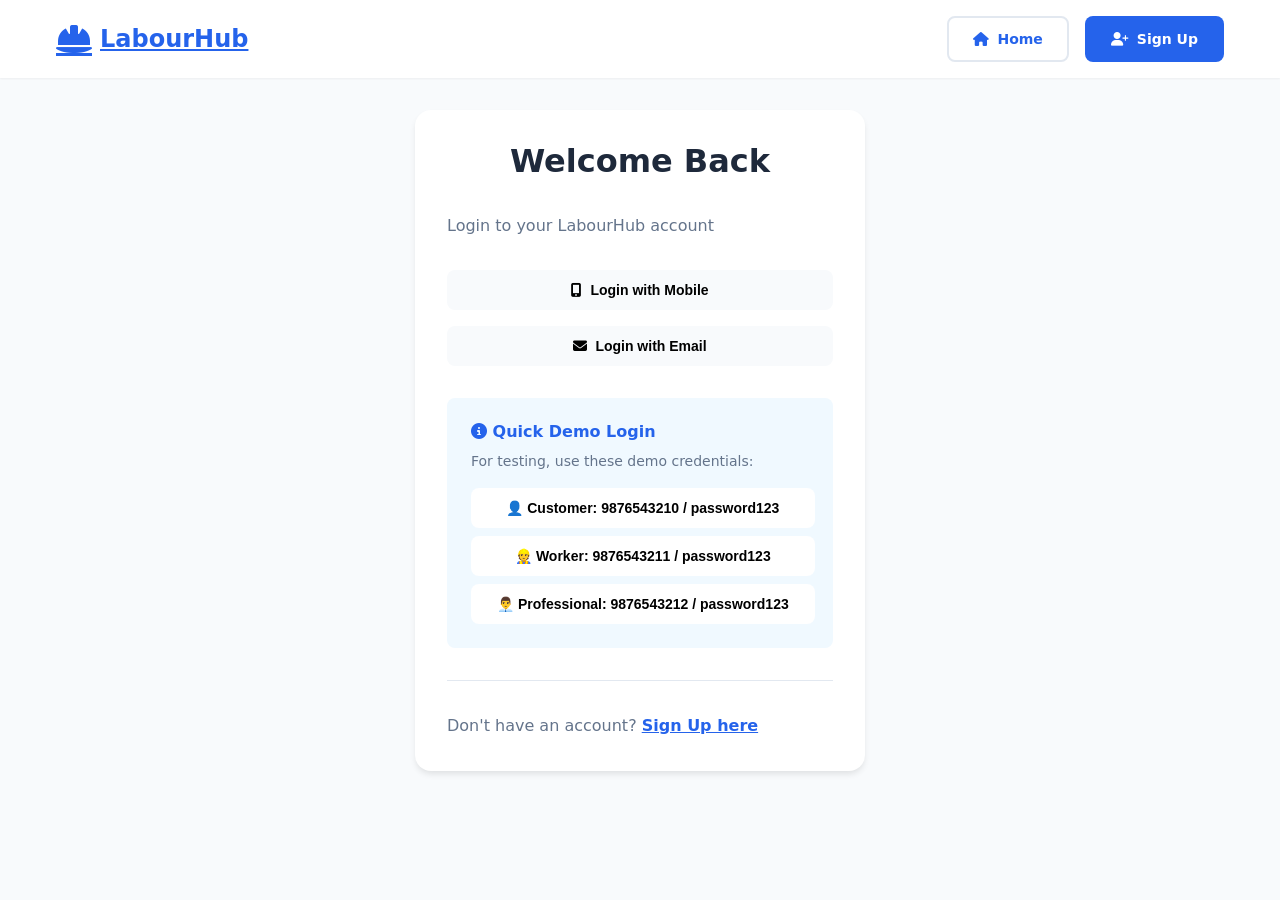
<file: auth/login.html>
<!DOCTYPE html>
<html lang="en">
<head>
    <meta charset="UTF-8">
    <meta name="viewport" content="width=device-width, initial-scale=1.0">
    <title>Login - Labour Hub</title>
    <link rel="stylesheet" href="../style.css">
    <link rel="stylesheet" href="https://cdnjs.cloudflare.com/ajax/libs/font-awesome/6.4.0/css/all.min.css">
</head>
<body>
    <nav class="navbar">
        <div class="nav-container">
            <a href="../index.html" class="logo">
                <i class="fas fa-hard-hat"></i>
                <span>LabourHub</span>
            </a>
            
            <div class="nav-buttons">
                <a href="../index.html" class="btn btn-outline">
                    <i class="fas fa-home"></i> Home
                </a>
                <a href="signup.html" class="btn btn-primary">
                    <i class="fas fa-user-plus"></i> Sign Up
                </a>
            </div>
        </div>
    </nav>

    <main class="container" style="min-height: 80vh; display: flex; align-items: center; justify-content: center;">
        <div class="form-container fade-in" style="max-width: 450px;">
            <h1 class="form-title">Welcome Back</h1>
            <p class="text-center" style="color: var(--text-gray); margin-bottom: 2rem;">
                Login to your LabourHub account
            </p>
            
            <!-- Login Methods -->
            <div class="login-methods" style="margin-bottom: 2rem;">
                <button onclick="showMobileLogin()" 
                        class="btn" 
                        style="width: 100%; margin-bottom: 1rem; background: var(--bg-light);">
                    <i class="fas fa-mobile-alt"></i> Login with Mobile
                </button>
                
                <button onclick="showEmailLogin()" 
                        class="btn" 
                        style="width: 100%; background: var(--bg-light);">
                    <i class="fas fa-envelope"></i> Login with Email
                </button>
            </div>
            
            <!-- Mobile Login Form -->
            <form id="mobileLoginForm" onsubmit="loginWithMobile(event)" style="display: none;">
                <div class="form-group">
                    <label for="loginMobile" class="form-label">
                        Mobile Number - मोबाइल नंबर *
                    </label>
                    <div style="display: flex; gap: 0.5rem;">
                        <div style="flex: 0 0 70px;">
                            <select class="form-control" style="padding: 0.75rem 0.5rem;">
                                <option>+91 IN</option>
                            </select>
                        </div>
                        <div style="flex: 1;">
                            <input type="tel" id="loginMobile" class="form-control" 
                                   placeholder="9876543210" required
                                   pattern="[0-9]{10}" 
                                   title="10 digit mobile number">
                        </div>
                    </div>
                </div>
                
                <div class="form-group">
                    <label for="mobilePassword" class="form-label">
                        Password - पासवर्ड *
                    </label>
                    <input type="password" id="mobilePassword" class="form-control" 
                           placeholder="Enter your password" required>
                </div>
                
                <button type="submit" class="btn btn-primary" style="width: 100%;">
                    <i class="fas fa-sign-in-alt"></i> Login with Mobile
                </button>
            </form>
            
            <!-- Email Login Form -->
            <form id="emailLoginForm" onsubmit="loginWithEmail(event)" style="display: none;">
                <div class="form-group">
                    <label for="loginEmail" class="form-label">
                        Email Address *
                    </label>
                    <input type="email" id="loginEmail" class="form-control" 
                           placeholder="your@email.com" required>
                </div>
                
                <div class="form-group">
                    <label for="emailPassword" class="form-label">
                        Password - पासवर्ड *
                    </label>
                    <input type="password" id="emailPassword" class="form-control" 
                           placeholder="Enter your password" required>
                </div>
                
                <div class="form-group" style="display: flex; justify-content: space-between; align-items: center;">
                    <div class="form-check">
                        <input type="checkbox" id="rememberMe" class="form-check-input">
                        <label for="rememberMe" class="form-check-label">
                            Remember me
                        </label>
                    </div>
                    
                    <a href="#" style="color: var(--primary); font-size: 0.875rem;">
                        Forgot Password?
                    </a>
                </div>
                
                <button type="submit" class="btn btn-primary" style="width: 100%;">
                    <i class="fas fa-sign-in-alt"></i> Login with Email
                </button>
            </form>
            
            <!-- Demo Login Section -->
            <div style="margin: 2rem 0; padding: 1.5rem; background: #f0f9ff; border-radius: var(--radius);">
                <h4 style="color: var(--primary); margin-bottom: 0.5rem;">
                    <i class="fas fa-info-circle"></i> Quick Demo Login
                </h4>
                <p style="color: var(--text-gray); font-size: 0.875rem; margin-bottom: 1rem;">
                    For testing, use these demo credentials:
                </p>
                
                <div style="display: grid; gap: 0.5rem;">
                    <button onclick="demoLogin('customer')" class="btn" style="background: white; text-align: left;">
                        👤 Customer: 9876543210 / password123
                    </button>
                    <button onclick="demoLogin('worker')" class="btn" style="background: white; text-align: left;">
                        👷 Worker: 9876543211 / password123
                    </button>
                    <button onclick="demoLogin('professional')" class="btn" style="background: white; text-align: left;">
                        👨‍💼 Professional: 9876543212 / password123
                    </button>
                </div>
            </div>
            
            <div class="text-center" style="margin-top: 2rem; padding-top: 2rem; border-top: 1px solid var(--border);">
                <p style="color: var(--text-gray);">
                    Don't have an account?
                    <a href="signup.html" style="color: var(--primary); font-weight: 600;">
                        Sign Up here
                    </a>
                </p>
            </div>
        </div>
    </main>

    <script src="login.js"></script>
    <script>
        // Show mobile login form
        function showMobileLogin() {
            document.getElementById('mobileLoginForm').style.display = 'block';
            document.getElementById('emailLoginForm').style.display = 'none';
        }
        
        // Show email login form
        function showEmailLogin() {
            document.getElementById('emailLoginForm').style.display = 'block';
            document.getElementById('mobileLoginForm').style.display = 'none';
        }
        
        // Demo login function
        function demoLogin(role) {
            let mobile, email, password;
            
            switch(role) {
                case 'customer':
                    mobile = '9876543210';
                    email = 'customer@labourhub.in';
                    password = 'password123';
                    break;
                case 'worker':
                    mobile = '9876543211';
                    email = 'worker@labourhub.in';
                    password = 'password123';
                    break;
                case 'professional':
                    mobile = '9876543212';
                    email = 'professional@labourhub.in';
                    password = 'password123';
                    break;
            }
            
            // Auto fill form
            document.getElementById('loginMobile').value = mobile;
            document.getElementById('mobilePassword').value = password;
            document.getElementById('loginEmail').value = email;
            document.getElementById('emailPassword').value = password;
            
            // Show mobile login form
            showMobileLogin();
            
            // Show message
            alert(`Demo ${role} credentials filled. Click Login button.`);
        }
        
        // On page load, check if demo data exists
        window.addEventListener('DOMContentLoaded', function() {
            // Create demo users if they don't exist
            createDemoUsers();
            
            // Check if already logged in
            checkLoginStatus();
        });
    </script>
</body>
</html>
</file>
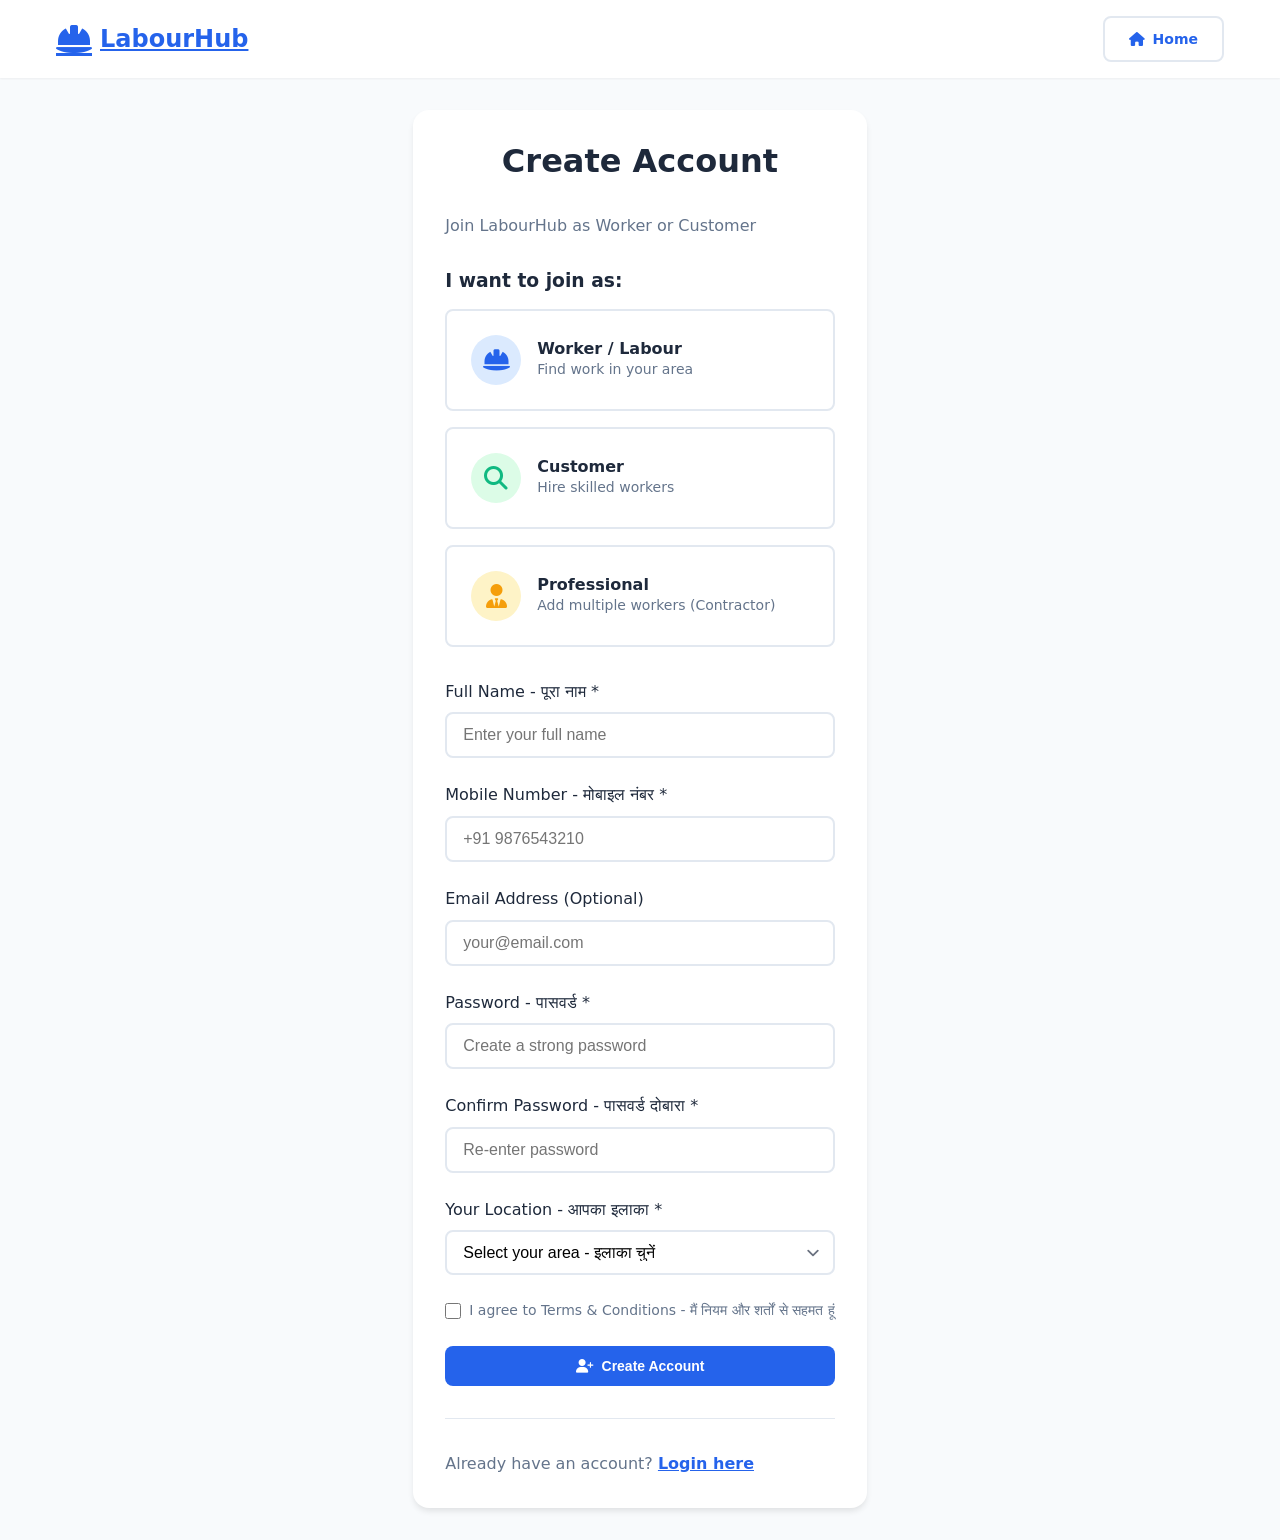
<file: auth/signup.html>
<!DOCTYPE html>
<html lang="en">
<head>
    <meta charset="UTF-8">
    <meta name="viewport" content="width=device-width, initial-scale=1.0">
    <title>Sign Up - Labour Hub</title>
    <link rel="stylesheet" href="../style.css">
    <link rel="stylesheet" href="https://cdnjs.cloudflare.com/ajax/libs/font-awesome/6.4.0/css/all.min.css">
</head>
<body>
    <nav class="navbar">
        <div class="nav-container">
            <a href="../index.html" class="logo">
                <i class="fas fa-hard-hat"></i>
                <span>LabourHub</span>
            </a>
            
            <div class="nav-buttons">
                <a href="../index.html" class="btn btn-outline">
                    <i class="fas fa-home"></i> Home
                </a>
            </div>
        </div>
    </nav>

    <main class="container" style="min-height: 80vh; display: flex; align-items: center; justify-content: center;">
        <div class="form-container fade-in">
            <h1 class="form-title">Create Account</h1>
            <p class="text-center" style="color: var(--text-gray); margin-bottom: 2rem;">
                Join LabourHub as Worker or Customer
            </p>
            
            <!-- Role Selection -->
            <div class="role-selection" style="margin-bottom: 2rem;">
                <h3 style="margin-bottom: 1rem; color: var(--text-dark);">
                    I want to join as:
                </h3>
                <div class="role-cards" style="display: grid; gap: 1rem; margin-bottom: 1.5rem;">
                    <div class="role-card" onclick="selectRole('worker')" 
                         style="padding: 1.5rem; border: 2px solid var(--border); border-radius: var(--radius); cursor: pointer; transition: var(--transition);">
                        <div style="display: flex; align-items: center; gap: 1rem;">
                            <div style="width: 50px; height: 50px; background: #dbeafe; border-radius: 50%; display: flex; align-items: center; justify-content: center;">
                                <i class="fas fa-hard-hat" style="color: var(--primary); font-size: 1.5rem;"></i>
                            </div>
                            <div>
                                <h4 style="color: var(--text-dark);">Worker / Labour</h4>
                                <p style="color: var(--text-gray); font-size: 0.875rem;">
                                    Find work in your area
                                </p>
                            </div>
                        </div>
                    </div>
                    
                    <div class="role-card" onclick="selectRole('customer')"
                         style="padding: 1.5rem; border: 2px solid var(--border); border-radius: var(--radius); cursor: pointer; transition: var(--transition);">
                        <div style="display: flex; align-items: center; gap: 1rem;">
                            <div style="width: 50px; height: 50px; background: #dcfce7; border-radius: 50%; display: flex; align-items: center; justify-content: center;">
                                <i class="fas fa-search" style="color: var(--success); font-size: 1.5rem;"></i>
                            </div>
                            <div>
                                <h4 style="color: var(--text-dark);">Customer</h4>
                                <p style="color: var(--text-gray); font-size: 0.875rem;">
                                    Hire skilled workers
                                </p>
                            </div>
                        </div>
                    </div>
                    
                    <div class="role-card" onclick="selectRole('professional')"
                         style="padding: 1.5rem; border: 2px solid var(--border); border-radius: var(--radius); cursor: pointer; transition: var(--transition);">
                        <div style="display: flex; align-items: center; gap: 1rem;">
                            <div style="width: 50px; height: 50px; background: #fef3c7; border-radius: 50%; display: flex; align-items: center; justify-content: center;">
                                <i class="fas fa-user-tie" style="color: var(--warning); font-size: 1.5rem;"></i>
                            </div>
                            <div>
                                <h4 style="color: var(--text-dark);">Professional</h4>
                                <p style="color: var(--text-gray); font-size: 0.875rem;">
                                    Add multiple workers (Contractor)
                                </p>
                            </div>
                        </div>
                    </div>
                </div>
            </div>
            
            <!-- Signup Form -->
            <form id="signupForm" onsubmit="handleSignup(event)">
                <input type="hidden" id="selectedRole" value="">
                
                <div class="form-group">
                    <label for="fullName" class="form-label">
                        Full Name - पूरा नाम *
                    </label>
                    <input type="text" id="fullName" class="form-control" 
                           placeholder="Enter your full name" required>
                </div>
                
                <div class="form-group">
                    <label for="mobile" class="form-label">
                        Mobile Number - मोबाइल नंबर *
                    </label>
                    <input type="tel" id="mobile" class="form-control" 
                           placeholder="+91 9876543210" required
                           pattern="[0-9]{10}" title="Please enter 10 digit mobile number">
                </div>
                
                <div class="form-group">
                    <label for="email" class="form-label">
                        Email Address (Optional)
                    </label>
                    <input type="email" id="email" class="form-control" 
                           placeholder="your@email.com">
                </div>
                
                <div class="form-group">
                    <label for="password" class="form-label">
                        Password - पासवर्ड *
                    </label>
                    <input type="password" id="password" class="form-control" 
                           placeholder="Create a strong password" required
                           minlength="6">
                </div>
                
                <div class="form-group">
                    <label for="confirmPassword" class="form-label">
                        Confirm Password - पासवर्ड दोबारा *
                    </label>
                    <input type="password" id="confirmPassword" class="form-control" 
                           placeholder="Re-enter password" required>
                </div>
                
                <div class="form-group">
                    <label for="location" class="form-label">
                        Your Location - आपका इलाका *
                    </label>
                    <select id="location" class="form-control form-select" required>
                        <option value="">Select your area - इलाका चुनें</option>
                        <option value="Delhi">Delhi</option>
                        <option value="Mumbai">Mumbai</option>
                        <option value="Bangalore">Bangalore</option>
                        <option value="Chennai">Chennai</option>
                        <option value="Kolkata">Kolkata</option>
                        <option value="Hyderabad">Hyderabad</option>
                        <option value="other">Other City</option>
                    </select>
                </div>
                
                <div class="form-check" style="margin-bottom: 1.5rem;">
                    <input type="checkbox" id="terms" class="form-check-input" required>
                    <label for="terms" class="form-check-label">
                        I agree to Terms & Conditions - मैं नियम और शर्तों से सहमत हूं
                    </label>
                </div>
                
                <button type="submit" class="btn btn-primary" style="width: 100%;">
                    <i class="fas fa-user-plus"></i> Create Account
                </button>
            </form>
            
            <div class="text-center" style="margin-top: 2rem; padding-top: 2rem; border-top: 1px solid var(--border);">
                <p style="color: var(--text-gray);">
                    Already have an account?
                    <a href="login.html" style="color: var(--primary); font-weight: 600;">
                        Login here
                    </a>
                </p>
            </div>
        </div>
    </main>

    <script src="signup.js"></script>
    <script>
        // Select Role Function
        function selectRole(role) {
            document.getElementById('selectedRole').value = role;
            
            // Remove active class from all
            document.querySelectorAll('.role-card').forEach(card => {
                card.style.borderColor = 'var(--border)';
                card.style.backgroundColor = 'white';
            });
            
            // Add active class to selected
            const selectedCard = event.currentTarget;
            selectedCard.style.borderColor = 'var(--primary)';
            selectedCard.style.backgroundColor = '#f0f9ff';
            
            // Update form based on role
            updateFormForRole(role);
        }
        
        function updateFormForRole(role) {
            const locationField = document.getElementById('location');
            
            if (role === 'worker') {
                locationField.innerHTML = `
                    <option value="">Select your working area - काम का इलाका चुनें</option>
                    <option value="Delhi">Delhi</option>
                    <option value="Mumbai">Mumbai</option>
                    <option value="Bangalore">Bangalore</option>
                    <option value="Chennai">Chennai</option>
                    <option value="Kolkata">Kolkata</option>
                    <option value="Hyderabad">Hyderabad</option>
                    <option value="other">Other Area</option>
                `;
            } else if (role === 'customer') {
                locationField.innerHTML = `
                    <option value="">Select your location - आपका इलाका चुनें</option>
                    <option value="Delhi">Delhi</option>
                    <option value="Mumbai">Mumbai</option>
                    <option value="Bangalore">Bangalore</option>
                    <option value="Chennai">Chennai</option>
                    <option value="Kolkata">Kolkata</option>
                    <option value="Hyderabad">Hyderabad</option>
                    <option value="other">Other City</option>
                `;
            }
        }
        
        // Check URL for pre-selected role
        window.addEventListener('DOMContentLoaded', () => {
            const urlParams = new URLSearchParams(window.location.search);
            const roleFromUrl = urlParams.get('role');
            
            if (roleFromUrl) {
                selectRole(roleFromUrl);
            }
        });
    </script>
</body>
</html>
</file>
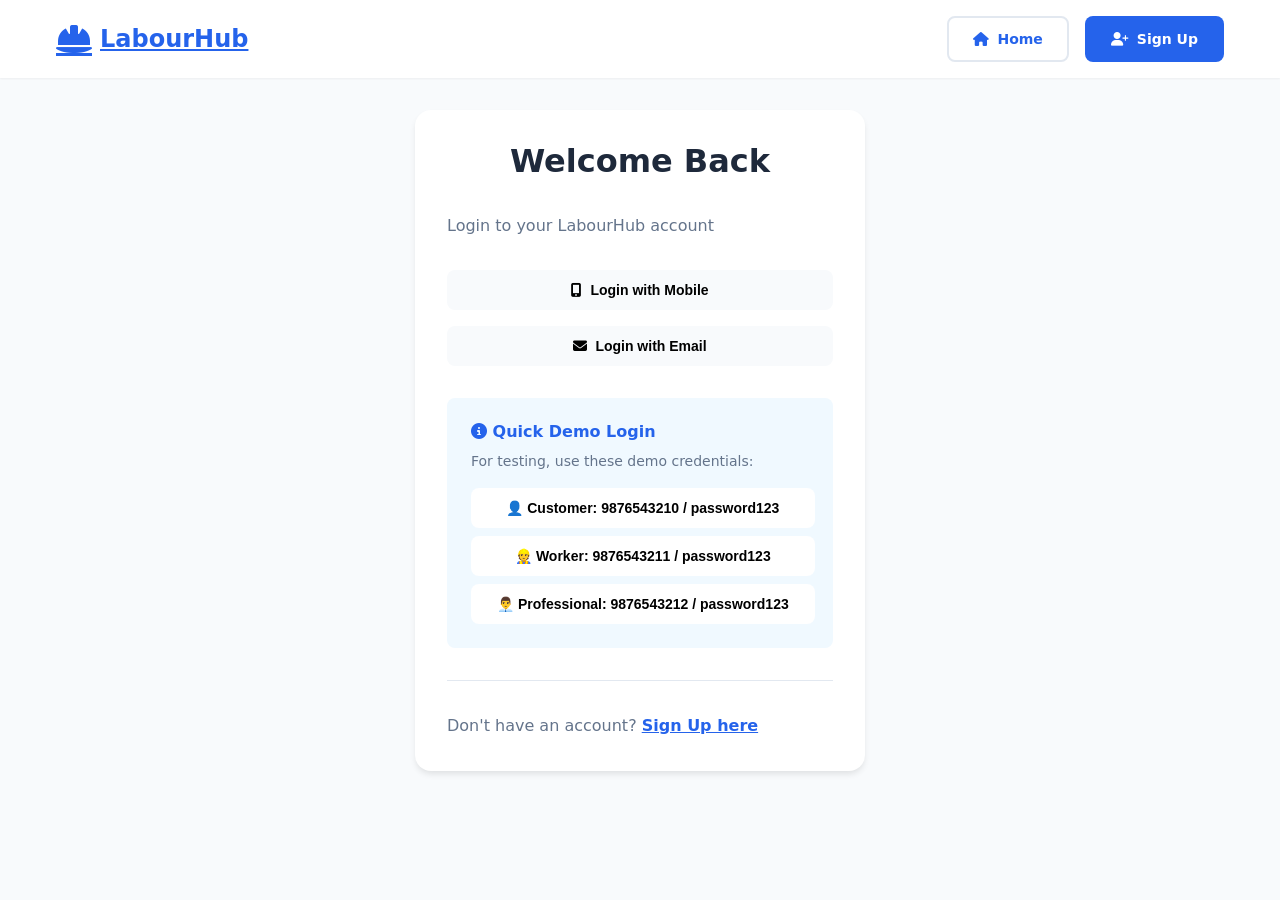
<file: dashboard/customer.html>
<!DOCTYPE html>
<html lang="en">
<head>
    <meta charset="UTF-8">
    <meta name="viewport" content="width=device-width, initial-scale=1.0">
    <title>Customer Dashboard - Labour Hub</title>
    <link rel="stylesheet" href="../style.css">
    <link rel="stylesheet" href="https://cdnjs.cloudflare.com/ajax/libs/font-awesome/6.4.0/css/all.min.css">
</head>
<body class="dashboard">
    <!-- Dashboard Header -->
    <header class="dashboard-header">
        <div class="nav-container">
            <a href="../index.html" class="logo">
                <i class="fas fa-hard-hat"></i>
                <span>LabourHub</span>
            </a>
            
            <div class="nav-buttons">
                <div class="user-info" style="display: flex; align-items: center; gap: 1rem;">
                    <div style="text-align: right;">
                        <div id="userName" style="font-weight: 600; color: var(--text-dark);">
                            Loading...
                        </div>
                        <div style="font-size: 0.875rem; color: var(--text-gray);">
                            Customer
                        </div>
                    </div>
                    <button onclick="logout()" class="btn btn-outline" style="padding: 0.5rem 1rem;">
                        <i class="fas fa-sign-out-alt"></i> Logout
                    </button>
                </div>
            </div>
        </div>
    </header>

    <!-- Dashboard Content -->
    <main class="dashboard-content">
        <!-- Welcome Section -->
        <div class="welcome-card card" style="margin-bottom: 2rem; background: linear-gradient(135deg, #2563eb, #3b82f6); color: white;">
            <div style="display: flex; justify-content: space-between; align-items: center;">
                <div>
                    <h2 style="margin-bottom: 0.5rem;">Welcome, <span id="welcomeName">Customer</span>!</h2>
                    <p>Find skilled workers for your needs</p>
                </div>
                <div style="font-size: 3rem; opacity: 0.8;">
                    <i class="fas fa-search"></i>
                </div>
            </div>
        </div>

        <!-- Search Section -->
        <div class="card" style="margin-bottom: 2rem;">
            <h2 style="margin-bottom: 1.5rem; color: var(--text-dark);">
                <i class="fas fa-search"></i> Find Workers - कार्यकर्ता ढूंढें
            </h2>
            
            <div class="search-filters" style="display: grid; gap: 1.5rem;">
                <div class="form-group">
                    <label class="form-label">Search by Area - इलाका से खोजें</label>
                    <div style="display: flex; gap: 0.5rem;">
                        <input type="text" id="searchArea" class="form-control" 
                               placeholder="Enter area name (e.g., Patel Nagar)">
                        <button onclick="searchByCurrentLocation()" class="btn btn-outline" type="button">
                            <i class="fas fa-location-arrow"></i> Current
                        </button>
                    </div>
                </div>
                
                <div class="form-group">
                    <label class="form-label">Select Profession - पेशा चुनें</label>
                    <select id="searchProfession" class="form-control form-select">
                        <option value="">All Professions - सभी पेशे</option>
                        <!-- Professions will be loaded dynamically -->
                    </select>
                </div>
                
                <div class="form-group">
                    <label class="form-label">Filter by Experience</label>
                    <select id="searchExperience" class="form-control form-select">
                        <option value="">Any Experience</option>
                        <option value="fresher">Fresher (0-1 years)</option>
                        <option value="1-3">1-3 Years</option>
                        <option value="3-5">3-5 Years</option>
                        <option value="5+">5+ Years</option>
                    </select>
                </div>
                
                <button onclick="searchWorkers()" class="btn btn-primary">
                    <i class="fas fa-search"></i> Search Workers
                </button>
            </div>
        </div>

        <!-- Quick Categories -->
        <div class="card" style="margin-bottom: 2rem;">
            <h3 style="margin-bottom: 1rem; color: var(--text-dark);">
                Quick Categories - जल्दी चुनें
            </h3>
            
            <div class="quick-categories" id="quickCategories">
                <!-- Categories will load here -->
            </div>
        </div>

        <!-- Results Section -->
        <div class="results-section">
            <div style="display: flex; justify-content: space-between; align-items: center; margin-bottom: 1.5rem;">
                <h2 style="color: var(--text-dark);">
                    Available Workers - उपलब्ध कार्यकर्ता
                </h2>
                <div id="resultsCount" style="color: var(--text-gray); font-size: 0.875rem;">
                    0 workers found
                </div>
            </div>
            
            <div id="workersList" class="workers-grid">
                <!-- Workers will load here -->
                <div class="loading-state" style="text-align: center; padding: 3rem;">
                    <div style="font-size: 2rem; color: var(--text-light); margin-bottom: 1rem;">
                        <i class="fas fa-search"></i>
                    </div>
                    <p style="color: var(--text-gray);">
                        Search for workers to see results here
                    </p>
                </div>
            </div>
        </div>

        <!-- No Results Template (Hidden) -->
        <template id="noResultsTemplate">
            <div class="no-results" style="text-align: center; padding: 3rem; background: white; border-radius: var(--radius-lg);">
                <div style="font-size: 3rem; color: var(--text-light); margin-bottom: 1rem;">
                    <i class="fas fa-user-slash"></i>
                </div>
                <h3 style="margin-bottom: 0.5rem; color: var(--text-dark);">
                    No Workers Found
                </h3>
                <p style="color: var(--text-gray); margin-bottom: 1.5rem;">
                    Try different search criteria or check back later
                </p>
                <button onclick="clearSearch()" class="btn btn-primary">
                    Clear Search
                </button>
            </div>
        </template>

        <!-- Worker Card Template (Hidden) -->
        <template id="workerCardTemplate">
            <div class="worker-card card" style="cursor: pointer; transition: var(--transition);">
                <div style="display: flex; justify-content: space-between; align-items: start; margin-bottom: 1rem;">
                    <div>
                        <h3 class="worker-name" style="margin-bottom: 0.25rem;"></h3>
                        <div class="worker-profession" style="display: inline-block; padding: 0.25rem 0.75rem; background: #e0f2fe; color: #0369a1; border-radius: 2rem; font-size: 0.875rem;"></div>
                    </div>
                    <div class="worker-verified" style="color: var(--success);">
                        <i class="fas fa-badge-check"></i> Verified
                    </div>
                </div>
                
                <div class="worker-details" style="margin-bottom: 1rem;">
                    <div style="display: flex; align-items: center; gap: 0.5rem; margin-bottom: 0.5rem;">
                        <i class="fas fa-map-marker-alt" style="color: var(--text-gray);"></i>
                        <span class="worker-area"></span>
                    </div>
                    
                    <div style="display: flex; align-items: center; gap: 0.5rem; margin-bottom: 0.5rem;">
                        <i class="fas fa-briefcase" style="color: var(--text-gray);"></i>
                        <span class="worker-experience"></span>
                    </div>
                    
                    <div style="display: flex; align-items: center; gap: 0.5rem;">
                        <i class="fas fa-rupee-sign" style="color: var(--text-gray);"></i>
                        <span class="worker-rate"></span>
                    </div>
                </div>
                
                <div style="display: grid; grid-template-columns: 1fr 1fr; gap: 0.5rem;">
                    <button class="btn btn-outline contact-btn" onclick="contactWorker(event)">
                        <i class="fas fa-phone"></i> Contact
                    </button>
                    <button class="btn btn-primary view-btn" onclick="viewWorkerDetails(event)">
                        <i class="fas fa-eye"></i> View
                    </button>
                </div>
            </div>
        </template>
    </main>

    <!-- View Worker Modal -->
    <div id="workerModal" class="modal" style="display: none; position: fixed; top: 0; left: 0; width: 100%; height: 100%; background: rgba(0,0,0,0.5); z-index: 1000; align-items: center; justify-content: center;">
        <div class="modal-content" style="background: white; width: 90%; max-width: 500px; border-radius: var(--radius-lg); overflow: hidden;">
            <div class="modal-header" style="padding: 1.5rem; border-bottom: 1px solid var(--border); display: flex; justify-content: space-between; align-items: center;">
                <h3 style="color: var(--text-dark);">Worker Details</h3>
                <button onclick="closeModal()" style="background: none; border: none; font-size: 1.5rem; color: var(--text-gray); cursor: pointer;">
                    <i class="fas fa-times"></i>
                </button>
            </div>
            
            <div class="modal-body" style="padding: 1.5rem; max-height: 60vh; overflow-y: auto;">
                <div id="modalWorkerDetails">
                    <!-- Worker details will be loaded here -->
                </div>
            </div>
            
            <div class="modal-footer" style="padding: 1.5rem; border-top: 1px solid var(--border); display: flex; gap: 0.5rem;">
                <button onclick="contactModalWorker()" class="btn btn-primary" style="flex: 1;">
                    <i class="fas fa-phone"></i> Contact Now
                </button>
                <button onclick="closeModal()" class="btn btn-outline">
                    Close
                </button>
            </div>
        </div>
    </div>

    <script src="customer.js"></script>
    <script>
        // Load user info on page load
        document.addEventListener('DOMContentLoaded', function() {
            loadUserInfo();
            loadProfessions();
            loadQuickCategories();
            
            // Show all workers initially
            searchWorkers();
        });
        
        function loadUserInfo() {
            const user = JSON.parse(localStorage.getItem('currentUser') || '{}');
            if (user.id) {
                document.getElementById('userName').textContent = user.fullName || 'Customer';
                document.getElementById('welcomeName').textContent = user.fullName || 'Customer';
            } else {
                // Not logged in, redirect to login
                window.location.href = '../auth/login.html';
            }
        }
        
        function logout() {
            localStorage.removeItem('currentUser');
            localStorage.setItem('isLoggedIn', 'false');
            window.location.href = '../auth/login.html';
        }
    </script>
</body>
</html>
</file>
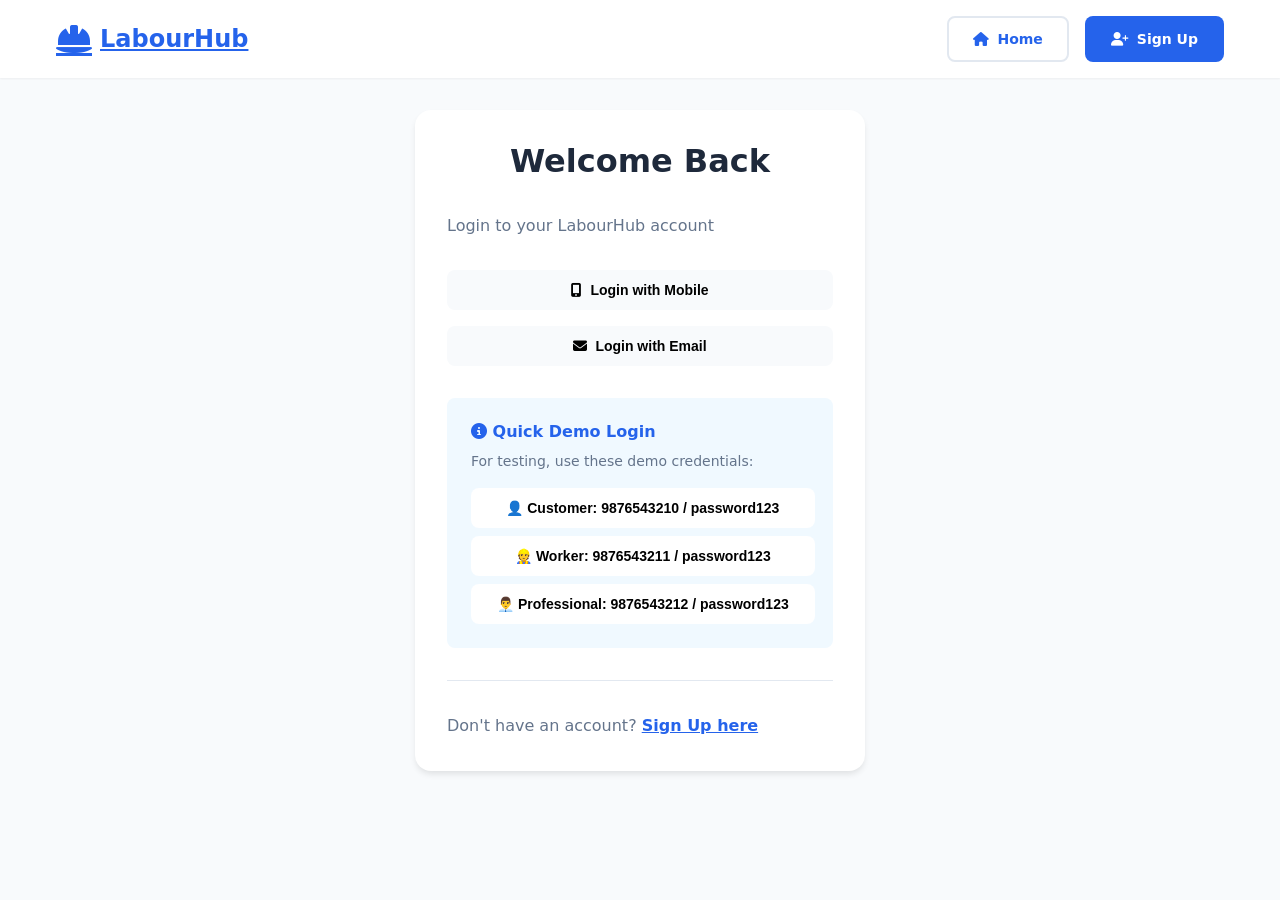
<file: dashboard/professional.html>
<!DOCTYPE html>
<html lang="en">
<head>
    <meta charset="UTF-8">
    <meta name="viewport" content="width=device-width, initial-scale=1.0">
    <title>Professional Dashboard - Labour Hub</title>
    <link rel="stylesheet" href="../style.css">
    <link rel="stylesheet" href="https://cdnjs.cloudflare.com/ajax/libs/font-awesome/6.4.0/css/all.min.css">
</head>
<body class="dashboard">
    <!-- Dashboard Header -->
    <header class="dashboard-header">
        <div class="nav-container">
            <a href="../index.html" class="logo">
                <i class="fas fa-hard-hat"></i>
                <span>LabourHub</span>
            </a>
            
            <div class="nav-buttons">
                <div class="user-info" style="display: flex; align-items: center; gap: 1rem;">
                    <div style="text-align: right;">
                        <div id="userName" style="font-weight: 600; color: var(--text-dark);">
                            Loading...
                        </div>
                        <div style="font-size: 0.875rem; color: var(--text-gray);">
                            Professional
                        </div>
                    </div>
                    <button onclick="logout()" class="btn btn-outline" style="padding: 0.5rem 1rem;">
                        <i class="fas fa-sign-out-alt"></i> Logout
                    </button>
                </div>
            </div>
        </div>
    </header>

    <!-- Dashboard Content -->
    <main class="dashboard-content">
        <!-- Welcome Section -->
        <div class="welcome-card card" style="margin-bottom: 2rem; background: linear-gradient(135deg, #8b5cf6, #a78bfa); color: white;">
            <div style="display: flex; justify-content: space-between; align-items: center;">
                <div>
                    <h2 style="margin-bottom: 0.5rem;">Welcome, <span id="welcomeName">Professional</span>!</h2>
                    <p>Manage your workers and grow your business</p>
                </div>
                <div style="font-size: 3rem; opacity: 0.8;">
                    <i class="fas fa-user-tie"></i>
                </div>
            </div>
        </div>

        <!-- Stats Section -->
        <div class="stats-grid" style="display: grid; grid-template-columns: repeat(auto-fit, minmax(150px, 1fr)); gap: 1rem; margin-bottom: 2rem;">
            <div class="card" style="text-align: center; padding: 1.5rem;">
                <div style="font-size: 2rem; color: var(--primary); margin-bottom: 0.5rem;">
                    <i class="fas fa-users"></i>
                </div>
                <div style="font-size: 1.5rem; font-weight: 600; color: var(--text-dark);" id="totalWorkers">
                    0
                </div>
                <div style="color: var(--text-gray); font-size: 0.875rem;">Total Workers</div>
            </div>
            
            <div class="card" style="text-align: center; padding: 1.5rem;">
                <div style="font-size: 2rem; color: var(--success); margin-bottom: 0.5rem;">
                    <i class="fas fa-check-circle"></i>
                </div>
                <div style="font-size: 1.5rem; font-weight: 600; color: var(--text-dark);" id="activeWorkers">
                    0
                </div>
                <div style="color: var(--text-gray); font-size: 0.875rem;">Active Workers</div>
            </div>
            
            <div class="card" style="text-align: center; padding: 1.5rem;">
                <div style="font-size: 2rem; color: var(--warning); margin-bottom: 0.5rem;">
                    <i class="fas fa-eye"></i>
                </div>
                <div style="font-size: 1.5rem; font-weight: 600; color: var(--text-dark);" id="profileViews">
                    0
                </div>
                <div style="color: var(--text-gray); font-size: 0.875rem;">Total Views</div>
            </div>
            
            <div class="card" style="text-align: center; padding: 1.5rem;">
                <div style="font-size: 2rem; color: var(--info); margin-bottom: 0.5rem;">
                    <i class="fas fa-rupee-sign"></i>
                </div>
                <div style="font-size: 1.5rem; font-weight: 600; color: var(--text-dark);" id="earnings">
                    ₹0
                </div>
                <div style="color: var(--text-gray); font-size: 0.875rem;">Earnings (Future)</div>
            </div>
        </div>

        <!-- Action Buttons -->
        <div class="card" style="margin-bottom: 2rem;">
            <h2 style="margin-bottom: 1.5rem; color: var(--text-dark);">
                <i class="fas fa-tools"></i> Quick Actions
            </h2>
            
            <div style="display: grid; grid-template-columns: repeat(auto-fit, minmax(200px, 1fr)); gap: 1rem;">
                <button onclick="addNewWorker()" class="btn btn-primary" style="padding: 1.5rem; display: flex; flex-direction: column; align-items: center; gap: 0.5rem;">
                    <i class="fas fa-user-plus" style="font-size: 2rem;"></i>
                    <span>Add New Worker</span>
                    <small style="font-size: 0.75rem; opacity: 0.8;">First 10 workers FREE</small>
                </button>
                
                <button onclick="viewAllWorkers()" class="btn btn-outline" style="padding: 1.5rem; display: flex; flex-direction: column; align-items: center; gap: 0.5rem;">
                    <i class="fas fa-list" style="font-size: 2rem;"></i>
                    <span>View All Workers</span>
                </button>
                
                <button onclick="managePayments()" class="btn btn-outline" style="padding: 1.5rem; display: flex; flex-direction: column; align-items: center; gap: 0.5rem;">
                    <i class="fas fa-credit-card" style="font-size: 2rem;"></i>
                    <span>Payment Settings</span>
                    <small style="font-size: 0.75rem; opacity: 0.8;">Future Feature</small>
                </button>
                
                <button onclick="downloadReport()" class="btn btn-outline" style="padding: 1.5rem; display: flex; flex-direction: column; align-items: center; gap: 0.5rem;">
                    <i class="fas fa-download" style="font-size: 2rem;"></i>
                    <span>Download Report</span>
                </button>
            </div>
        </div>

        <!-- Recent Workers -->
        <div class="card" style="margin-bottom: 2rem;">
            <div style="display: flex; justify-content: space-between; align-items: center; margin-bottom: 1.5rem;">
                <h2 style="color: var(--text-dark);">
                    <i class="fas fa-users"></i> Recent Workers
                </h2>
                <button onclick="viewAllWorkers()" class="btn btn-outline" style="padding: 0.5rem 1rem;">
                    View All
                </button>
            </div>
            
            <div id="recentWorkers">
                <!-- Workers will load here -->
                <div style="text-align: center; padding: 2rem;">
                    <div style="font-size: 2rem; color: var(--text-light); margin-bottom: 1rem;">
                        <i class="fas fa-users-slash"></i>
                    </div>
                    <p style="color: var(--text-gray); margin-bottom: 1.5rem;">
                        No workers added yet
                    </p>
                    <button onclick="addNewWorker()" class="btn btn-primary">
                        <i class="fas fa-user-plus"></i> Add Your First Worker
                    </button>
                </div>
            </div>
        </div>

        <!-- Payment Info -->
        <div class="card">
            <h2 style="margin-bottom: 1.5rem; color: var(--text-dark);">
                <i class="fas fa-credit-card"></i> Payment Information
            </h2>
            
            <div style="padding: 1.5rem; background: var(--bg-light); border-radius: var(--radius);">
                <div style="display: flex; justify-content: space-between; align-items: center; margin-bottom: 1rem;">
                    <div>
                        <div style="font-weight: 600; color: var(--text-dark);">Current Plan</div>
                        <div style="color: var(--text-gray); font-size: 0.875rem;">Free Plan (First Version)</div>
                    </div>
                    <span style="padding: 0.25rem 0.75rem; background: var(--success); color: white; border-radius: 2rem; font-size: 0.875rem;">
                        Active
                    </span>
                </div>
                
                <div style="margin-bottom: 1.5rem;">
                    <div style="color: var(--text-gray); font-size: 0.875rem; margin-bottom: 0.5rem;">Plan Details:</div>
                    <ul style="color: var(--text-dark); padding-left: 1.5rem;">
                        <li>First 10 workers: <strong>FREE</strong></li>
                        <li>Additional workers: <strong>₹10 per worker</strong> (Future)</li>
                        <li>No hidden charges</li>
                        <li>Pay as you grow</li>
                    </ul>
                </div>
                
                <div style="background: #fef3c7; padding: 1rem; border-radius: var(--radius);">
                    <div style="display: flex; align-items: center; gap: 0.5rem; color: #92400e; margin-bottom: 0.5rem;">
                        <i class="fas fa-info-circle"></i>
                        <span style="font-weight: 600;">Note for Future Version</span>
                    </div>
                    <p style="color: #92400e; font-size: 0.875rem; margin: 0;">
                        In the next version, payment system will be added. You'll be able to add unlimited workers by paying ₹10 per worker after the first 10 free workers.
                    </p>
                </div>
            </div>
        </div>
    </main>

    <!-- Add Worker Modal -->
    <div id="addWorkerModal" class="modal" style="display: none; position: fixed; top: 0; left: 0; width: 100%; height: 100%; background: rgba(0,0,0,0.5); z-index: 1000; align-items: center; justify-content: center; padding: 1rem;">
        <div class="modal-content" style="background: white; width: 100%; max-width: 600px; max-height: 90vh; border-radius: var(--radius-lg); overflow: hidden; display: flex; flex-direction: column;">
            <div class="modal-header" style="padding: 1.5rem; border-bottom: 1px solid var(--border); display: flex; justify-content: space-between; align-items: center;">
                <h3 style="color: var(--text-dark);">
                    <i class="fas fa-user-plus"></i> Add New Worker
                </h3>
                <button onclick="closeAddWorkerModal()" style="background: none; border: none; font-size: 1.5rem; color: var(--text-gray); cursor: pointer;">
                    <i class="fas fa-times"></i>
                </button>
            </div>
            
            <div class="modal-body" style="padding: 1.5rem; flex: 1; overflow-y: auto;">
                <form id="addWorkerForm">
                    <!-- Form will be loaded here -->
                </form>
            </div>
            
            <div class="modal-footer" style="padding: 1.5rem; border-top: 1px solid var(--border); display: flex; gap: 0.5rem;">
                <button type="submit" form="addWorkerForm" class="btn btn-primary" style="flex: 1;">
                    <i class="fas fa-save"></i> Add Worker
                </button>
                <button onclick="closeAddWorkerModal()" class="btn btn-outline">
                    Cancel
                </button>
            </div>
        </div>
    </div>

    <!-- View Worker Modal -->
    <div id="viewWorkerModal" class="modal" style="display: none; position: fixed; top: 0; left: 0; width: 100%; height: 100%; background: rgba(0,0,0,0.5); z-index: 1000; align-items: center; justify-content: center; padding: 1rem;">
        <div class="modal-content" style="background: white; width: 100%; max-width: 500px; max-height: 90vh; border-radius: var(--radius-lg); overflow: hidden; display: flex; flex-direction: column;">
            <div class="modal-header" style="padding: 1.5rem; border-bottom: 1px solid var(--border); display: flex; justify-content: space-between; align-items: center;">
                <h3 style="color: var(--text-dark);">
                    <i class="fas fa-user"></i> Worker Details
                </h3>
                <button onclick="closeViewWorkerModal()" style="background: none; border: none; font-size: 1.5rem; color: var(--text-gray); cursor: pointer;">
                    <i class="fas fa-times"></i>
                </button>
            </div>
            
            <div class="modal-body" style="padding: 1.5rem; flex: 1; overflow-y: auto;">
                <div id="workerDetailsContent">
                    <!-- Worker details will be loaded here -->
                </div>
            </div>
            
            <div class="modal-footer" style="padding: 1.5rem; border-top: 1px solid var(--border); display: flex; gap: 0.5rem;">
                <button onclick="editCurrentWorker()" class="btn btn-primary">
                    <i class="fas fa-edit"></i> Edit
                </button>
                <button onclick="deleteCurrentWorker()" class="btn" style="background: #fee2e2; color: #991b1b;">
                    <i class="fas fa-trash"></i> Delete
                </button>
                <button onclick="closeViewWorkerModal()" class="btn btn-outline">
                    Close
                </button>
            </div>
        </div>
    </div>

    <script src="professional.js"></script>
    <script>
        // Load on page load
        document.addEventListener('DOMContentLoaded', function() {
            loadUserInfo();
            loadDashboardData();
            
            // Close modals when clicking outside
            const modals = ['addWorkerModal', 'viewWorkerModal'];
            modals.forEach(modalId => {
                const modal = document.getElementById(modalId);
                if (modal) {
                    modal.addEventListener('click', function(e) {
                        if (e.target === modal) {
                            if (modalId === 'addWorkerModal') closeAddWorkerModal();
                            if (modalId === 'viewWorkerModal') closeViewWorkerModal();
                        }
                    });
                }
            });
        });
        
        function loadUserInfo() {
            const user = JSON.parse(localStorage.getItem('currentUser') || '{}');
            if (user.id && user.role === 'professional') {
                document.getElementById('userName').textContent = user.fullName || 'Professional';
                document.getElementById('welcomeName').textContent = user.fullName || 'Professional';
            } else {
                // Not logged in or not a professional, redirect
                window.location.href = '../auth/login.html';
            }
        }
        
        function logout() {
            localStorage.removeItem('currentUser');
            localStorage.setItem('isLoggedIn', 'false');
            window.location.href = '../auth/login.html';
        }
    </script>
</body>
</html>
</file>
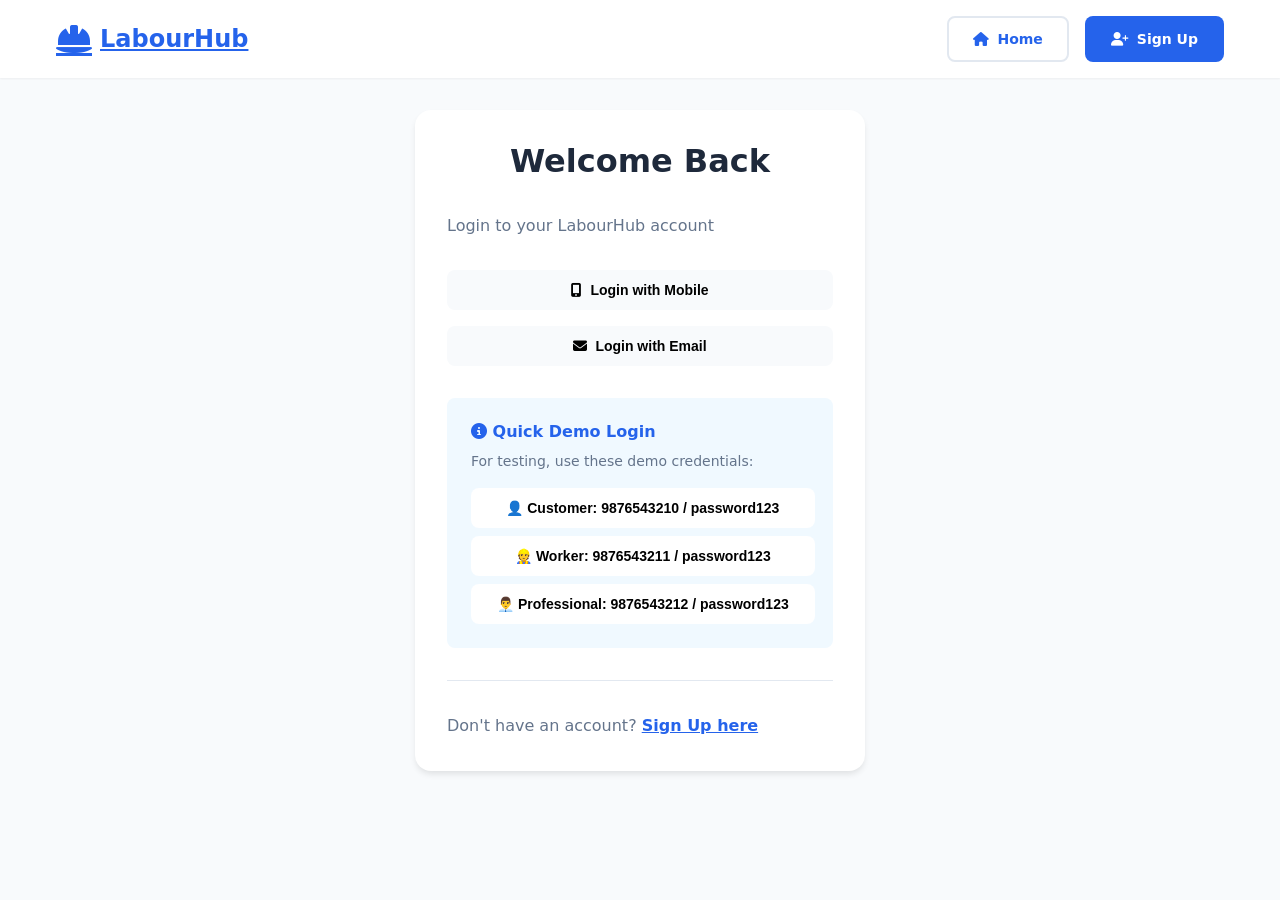
<file: dashboard/worker.html>
<!DOCTYPE html>
<html lang="en">
<head>
    <meta charset="UTF-8">
    <meta name="viewport" content="width=device-width, initial-scale=1.0">
    <title>Worker Dashboard - Labour Hub</title>
    <link rel="stylesheet" href="../style.css">
    <link rel="stylesheet" href="https://cdnjs.cloudflare.com/ajax/libs/font-awesome/6.4.0/css/all.min.css">
</head>
<body class="dashboard">
    <!-- Dashboard Header -->
    <header class="dashboard-header">
        <div class="nav-container">
            <a href="../index.html" class="logo">
                <i class="fas fa-hard-hat"></i>
                <span>LabourHub</span>
            </a>
            
            <div class="nav-buttons">
                <div class="user-info" style="display: flex; align-items: center; gap: 1rem;">
                    <div style="text-align: right;">
                        <div id="userName" style="font-weight: 600; color: var(--text-dark);">
                            Loading...
                        </div>
                        <div style="font-size: 0.875rem; color: var(--text-gray);">
                            Worker
                        </div>
                    </div>
                    <button onclick="logout()" class="btn btn-outline" style="padding: 0.5rem 1rem;">
                        <i class="fas fa-sign-out-alt"></i> Logout
                    </button>
                </div>
            </div>
        </div>
    </header>

    <!-- Dashboard Content -->
    <main class="dashboard-content">
        <!-- Welcome Section -->
        <div class="welcome-card card" style="margin-bottom: 2rem; background: linear-gradient(135deg, #f59e0b, #fbbf24); color: white;">
            <div style="display: flex; justify-content: space-between; align-items: center;">
                <div>
                    <h2 style="margin-bottom: 0.5rem;">Welcome, <span id="welcomeName">Worker</span>!</h2>
                    <p>Manage your profile and get more work opportunities</p>
                </div>
                <div style="font-size: 3rem; opacity: 0.8;">
                    <i class="fas fa-hard-hat"></i>
                </div>
            </div>
        </div>

        <!-- Quick Stats -->
        <div class="stats-grid" style="display: grid; grid-template-columns: repeat(auto-fit, minmax(150px, 1fr)); gap: 1rem; margin-bottom: 2rem;">
            <div class="card" style="text-align: center; padding: 1.5rem;">
                <div style="font-size: 2rem; color: var(--primary); margin-bottom: 0.5rem;">
                    <i class="fas fa-eye"></i>
                </div>
                <div style="font-size: 1.5rem; font-weight: 600; color: var(--text-dark);" id="profileViews">
                    0
                </div>
                <div style="color: var(--text-gray); font-size: 0.875rem;">Profile Views</div>
            </div>
            
            <div class="card" style="text-align: center; padding: 1.5rem;">
                <div style="font-size: 2rem; color: var(--success); margin-bottom: 0.5rem;">
                    <i class="fas fa-phone-volume"></i>
                </div>
                <div style="font-size: 1.5rem; font-weight: 600; color: var(--text-dark);" id="contactCount">
                    0
                </div>
                <div style="color: var(--text-gray); font-size: 0.875rem;">Contact Requests</div>
            </div>
            
            <div class="card" style="text-align: center; padding: 1.5rem;">
                <div style="font-size: 2rem; color: var(--warning); margin-bottom: 0.5rem;">
                    <i class="fas fa-star"></i>
                </div>
                <div style="font-size: 1.5rem; font-weight: 600; color: var(--text-dark);" id="ratingScore">
                    0.0
                </div>
                <div style="color: var(--text-gray); font-size: 0.875rem;">Your Rating</div>
            </div>
        </div>

        <!-- Profile Status -->
        <div class="card" style="margin-bottom: 2rem;">
            <div style="display: flex; justify-content: space-between; align-items: center; margin-bottom: 1.5rem;">
                <h2 style="color: var(--text-dark);">
                    <i class="fas fa-user-circle"></i> Your Profile
                </h2>
                <div>
                    <span id="profileStatus" style="padding: 0.25rem 0.75rem; background: #d1fae5; color: #065f46; border-radius: 2rem; font-size: 0.875rem;">
                        Complete
                    </span>
                </div>
            </div>
            
            <div id="profileDetails">
                <!-- Profile will load here -->
                <div style="text-align: center; padding: 2rem;">
                    <div style="font-size: 2rem; color: var(--text-light); margin-bottom: 1rem;">
                        <i class="fas fa-spinner fa-spin"></i>
                    </div>
                    <p style="color: var(--text-gray);">Loading profile...</p>
                </div>
            </div>
            
            <div style="margin-top: 1.5rem; display: flex; gap: 0.5rem;">
                <button onclick="editProfile()" class="btn btn-primary">
                    <i class="fas fa-edit"></i> Edit Profile
                </button>
                <button onclick="updateAvailability()" class="btn btn-outline" id="availabilityBtn">
                    <i class="fas fa-toggle-on"></i> Available
                </button>
            </div>
        </div>

        <!-- Recent Activity -->
        <div class="card" style="margin-bottom: 2rem;">
            <h2 style="margin-bottom: 1.5rem; color: var(--text-dark);">
                <i class="fas fa-history"></i> Recent Activity
            </h2>
            
            <div id="recentActivity">
                <!-- Activity will load here -->
                <div class="activity-item" style="padding: 1rem; border-bottom: 1px solid var(--border);">
                    <div style="display: flex; align-items: center; gap: 1rem;">
                        <div style="width: 40px; height: 40px; background: var(--bg-light); border-radius: 50%; display: flex; align-items: center; justify-content: center;">
                            <i class="fas fa-user-plus" style="color: var(--primary);"></i>
                        </div>
                        <div style="flex: 1;">
                            <div style="font-weight: 600; color: var(--text-dark);">
                                Profile Created
                            </div>
                            <div style="color: var(--text-gray); font-size: 0.875rem;">
                                Your profile is now live on LabourHub
                            </div>
                        </div>
                        <div style="color: var(--text-gray); font-size: 0.875rem;">
                            Just now
                        </div>
                    </div>
                </div>
            </div>
        </div>

        <!-- Job Opportunities (Future Feature) -->
        <div class="card">
            <h2 style="margin-bottom: 1.5rem; color: var(--text-dark);">
                <i class="fas fa-briefcase"></i> Job Opportunities (Coming Soon)
            </h2>
            
            <div style="padding: 2rem; text-align: center; background: var(--bg-light); border-radius: var(--radius);">
                <div style="font-size: 3rem; color: var(--text-light); margin-bottom: 1rem;">
                    <i class="fas fa-clock"></i>
                </div>
                <h3 style="margin-bottom: 0.5rem; color: var(--text-dark);">
                    Feature Coming Soon
                </h3>
                <p style="color: var(--text-gray); margin-bottom: 1.5rem;">
                    We're working on bringing direct job opportunities to your dashboard.
                    Customers will be able to post jobs and contact you directly.
                </p>
                <button class="btn btn-primary" disabled>
                    <i class="fas fa-bell"></i> Notify Me
                </button>
            </div>
        </div>
    </main>

    <!-- Edit Profile Modal -->
    <div id="editModal" class="modal" style="display: none; position: fixed; top: 0; left: 0; width: 100%; height: 100%; background: rgba(0,0,0,0.5); z-index: 1000; align-items: center; justify-content: center; padding: 1rem;">
        <div class="modal-content" style="background: white; width: 100%; max-width: 600px; max-height: 90vh; border-radius: var(--radius-lg); overflow: hidden; display: flex; flex-direction: column;">
            <div class="modal-header" style="padding: 1.5rem; border-bottom: 1px solid var(--border); display: flex; justify-content: space-between; align-items: center;">
                <h3 style="color: var(--text-dark);">Edit Profile</h3>
                <button onclick="closeEditModal()" style="background: none; border: none; font-size: 1.5rem; color: var(--text-gray); cursor: pointer;">
                    <i class="fas fa-times"></i>
                </button>
            </div>
            
            <div class="modal-body" style="padding: 1.5rem; flex: 1; overflow-y: auto;">
                <form id="editProfileForm">
                    <!-- Form will be loaded dynamically -->
                </form>
            </div>
            
            <div class="modal-footer" style="padding: 1.5rem; border-top: 1px solid var(--border); display: flex; gap: 0.5rem;">
                <button type="submit" form="editProfileForm" class="btn btn-primary" style="flex: 1;">
                    <i class="fas fa-save"></i> Save Changes
                </button>
                <button onclick="closeEditModal()" class="btn btn-outline">
                    Cancel
                </button>
            </div>
        </div>
    </div>

    <script src="worker.js"></script>
    <script>
        // Load on page load
        document.addEventListener('DOMContentLoaded', function() {
            loadUserInfo();
            loadWorkerProfile();
            loadRecentActivity();
            
            // Close modal when clicking outside
            const modal = document.getElementById('editModal');
            if (modal) {
                modal.addEventListener('click', function(e) {
                    if (e.target === modal) {
                        closeEditModal();
                    }
                });
            }
        });
        
        function loadUserInfo() {
            const user = JSON.parse(localStorage.getItem('currentUser') || '{}');
            if (user.id && user.role === 'worker') {
                document.getElementById('userName').textContent = user.fullName || 'Worker';
                document.getElementById('welcomeName').textContent = user.fullName || 'Worker';
            } else {
                // Not logged in or not a worker, redirect
                window.location.href = '../auth/login.html';
            }
        }
        
        function logout() {
            localStorage.removeItem('currentUser');
            localStorage.setItem('isLoggedIn', 'false');
            window.location.href = '../auth/login.html';
        }
    </script>
</body>
</html>
</file>
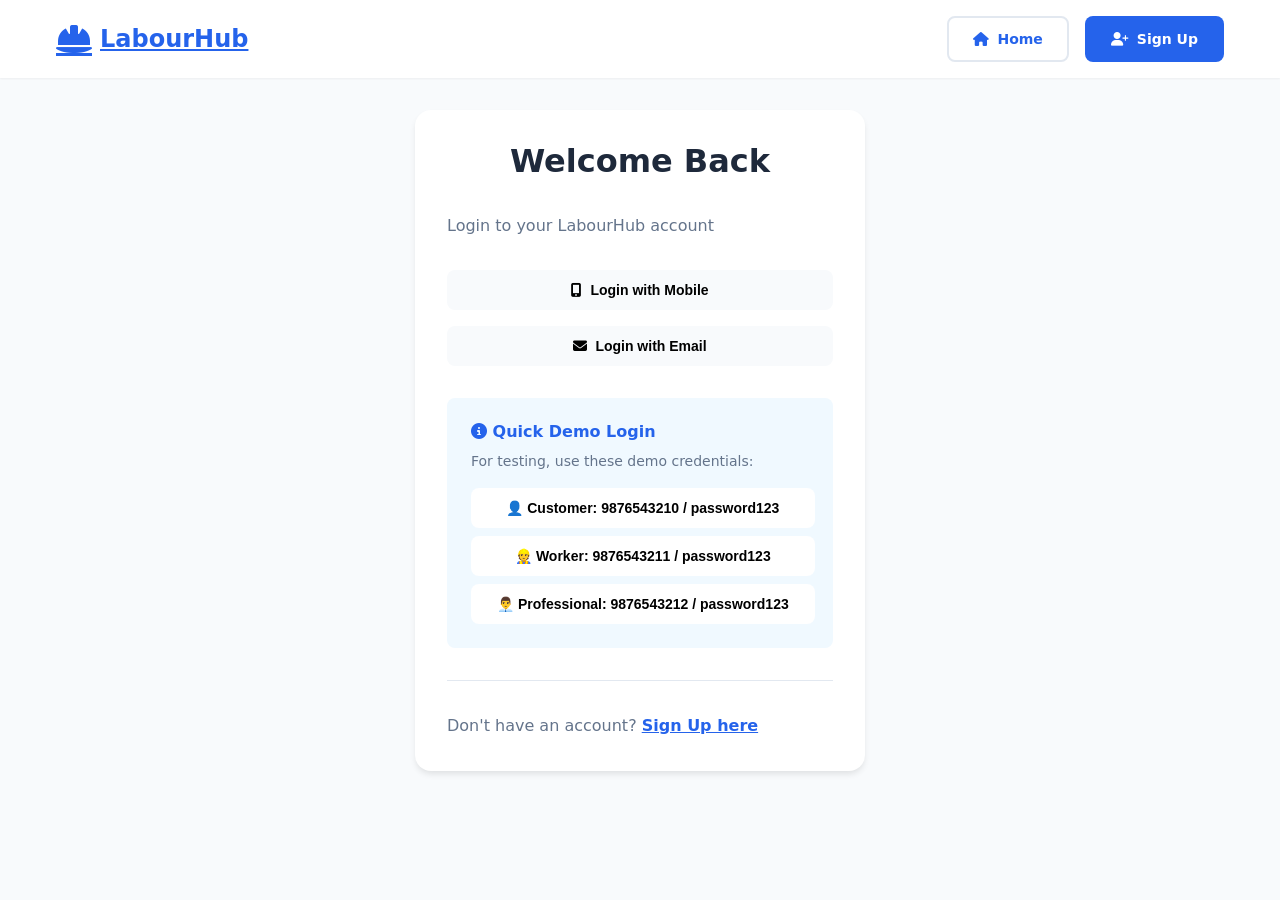
<file: forms/worker-registration.html>
<!DOCTYPE html>
<html lang="en">
<head>
    <meta charset="UTF-8">
    <meta name="viewport" content="width=device-width, initial-scale=1.0">
    <title>Worker Registration - Labour Hub</title>
    <link rel="stylesheet" href="../style.css">
    <link rel="stylesheet" href="https://cdnjs.cloudflare.com/ajax/libs/font-awesome/6.4.0/css/all.min.css">
</head>
<body class="dashboard">
    <!-- Navigation -->
    <nav class="navbar">
        <div class="nav-container">
            <a href="../index.html" class="logo">
                <i class="fas fa-hard-hat"></i>
                <span>LabourHub</span>
            </a>
            
            <div class="nav-buttons">
                <a href="../dashboard/worker.html" class="btn btn-outline">
                    <i class="fas fa-arrow-left"></i> Back to Dashboard
                </a>
            </div>
        </div>
    </nav>

    <!-- Registration Form -->
    <main class="dashboard-content">
        <div class="registration-container">
            <!-- Progress Steps -->
            <div class="progress-steps card" style="margin-bottom: 2rem;">
                <div style="display: flex; justify-content: space-between; position: relative; padding: 0 1rem;">
                    <!-- Progress Line -->
                    <div style="position: absolute; top: 15px; left: 50px; right: 50px; height: 2px; background: var(--border); z-index: 1;"></div>
                    <div id="progressLine" style="position: absolute; top: 15px; left: 50px; width: 0%; height: 2px; background: var(--primary); z-index: 2; transition: width 0.3s ease;"></div>
                    
                    <!-- Steps -->
                    <div class="step active" data-step="1">
                        <div class="step-circle">1</div>
                        <div class="step-label">Basic Info</div>
                    </div>
                    
                    <div class="step" data-step="2">
                        <div class="step-circle">2</div>
                        <div class="step-label">Profession</div>
                    </div>
                    
                    <div class="step" data-step="3">
                        <div class="step-circle">3</div>
                        <div class="step-label">Experience</div>
                    </div>
                    
                    <div class="step" data-step="4">
                        <div class="step-circle">4</div>
                        <div class="step-label">Review</div>
                    </div>
                </div>
            </div>

            <!-- Step 1: Basic Information -->
            <div id="step1" class="registration-step card active">
                <div class="step-header">
                    <h2>
                        <i class="fas fa-user"></i> 
                        Step 1: Basic Information - मूल जानकारी
                    </h2>
                    <p class="step-subtitle">
                        Enter your personal details
                    </p>
                </div>
                
                <form id="basicInfoForm">
                    <div class="form-grid">
                        <div class="form-group">
                            <label for="fullName" class="form-label">
                                Full Name - पूरा नाम *
                            </label>
                            <input type="text" id="fullName" class="form-control" 
                                   placeholder="Enter your full name" required>
                            <small class="form-hint">
                                As per your Aadhaar card
                            </small>
                        </div>
                        
                        <div class="form-group">
                            <label for="fatherName" class="form-label">
                                Father's Name - पिता का नाम *
                            </label>
                            <input type="text" id="fatherName" class="form-control" 
                                   placeholder="Enter father's name" required>
                        </div>
                    </div>
                    
                    <div class="form-grid">
                        <div class="form-group">
                            <label for="mobile" class="form-label">
                                Mobile Number - मोबाइल नंबर *
                            </label>
                            <input type="tel" id="mobile" class="form-control" 
                                   placeholder="9876543210" required
                                   pattern="[0-9]{10}">
                            <small class="form-hint">
                                10 digit mobile number
                            </small>
                        </div>
                        
                        <div class="form-group">
                            <label for="age" class="form-label">
                                Age - उम्र *
                            </label>
                            <input type="number" id="age" class="form-control" 
                                   placeholder="25" min="18" max="70" required>
                        </div>
                    </div>
                    
                    <div class="form-group">
                        <label for="address" class="form-label">
                            Full Address - पूरा पता *
                        </label>
                        <textarea id="address" class="form-control form-textarea" 
                                  rows="3" placeholder="House no, Street, City, State" required></textarea>
                    </div>
                    
                    <div class="form-grid">
                        <div class="form-group">
                            <label for="area" class="form-label">
                                Area / Location - इलाका *
                            </label>
                            <input type="text" id="area" class="form-control" 
                                   placeholder="e.g., Patel Nagar" required>
                        </div>
                        
                        <div class="form-group">
                            <label for="pincode" class="form-label">
                                Pincode - पिन कोड *
                            </label>
                            <input type="text" id="pincode" class="form-control" 
                                   placeholder="110008" required
                                   pattern="[0-9]{6}">
                        </div>
                    </div>
                    
                    <div class="form-actions">
                        <button type="button" onclick="nextStep()" class="btn btn-primary">
                            Next Step <i class="fas fa-arrow-right"></i>
                        </button>
                    </div>
                </form>
            </div>

            <!-- Step 2: Profession Selection -->
            <div id="step2" class="registration-step card" style="display: none;">
                <div class="step-header">
                    <h2>
                        <i class="fas fa-briefcase"></i> 
                        Step 2: Select Your Profession - पेशा चुनें
                    </h2>
                    <p class="step-subtitle">
                        Choose your main profession/skill
                    </p>
                </div>
                
                <div class="profession-selection">
                    <div class="form-group">
                        <label class="form-label">
                            Main Profession - मुख्य पेशा *
                        </label>
                        <select id="profession" class="form-control form-select" required>
                            <option value="">Select your profession - पेशा चुनें</option>
                            <!-- Professions will be loaded dynamically -->
                        </select>
                    </div>
                    
                    <div class="profession-grid" id="professionGrid">
                        <!-- Profession cards will be loaded here -->
                    </div>
                    
                    <div class="form-group">
                        <label for="otherProfession" class="form-label">
                            Other Profession (if not in list)
                        </label>
                        <input type="text" id="otherProfession" class="form-control" 
                               placeholder="Specify your profession">
                    </div>
                </div>
                
                <div class="form-actions">
                    <button type="button" onclick="prevStep()" class="btn btn-outline">
                        <i class="fas fa-arrow-left"></i> Previous
                    </button>
                    <button type="button" onclick="nextStep()" class="btn btn-primary">
                        Next Step <i class="fas fa-arrow-right"></i>
                    </button>
                </div>
            </div>

            <!-- Step 3: Experience & Skills -->
            <div id="step3" class="registration-step card" style="display: none;">
                <div class="step-header">
                    <h2>
                        <i class="fas fa-chart-line"></i> 
                        Step 3: Experience & Skills - अनुभव और कौशल
                    </h2>
                    <p class="step-subtitle">
                        Tell us about your experience and skills
                    </p>
                </div>
                
                <div class="experience-section">
                    <div class="form-grid">
                        <div class="form-group">
                            <label for="experience" class="form-label">
                                Work Experience - कार्य अनुभव *
                            </label>
                            <select id="experience" class="form-control form-select" required>
                                <option value="">Select experience</option>
                                <option value="Fresher">Fresher (नया)</option>
                                <option value="1-3 years">1-3 Years</option>
                                <option value="3-5 years">3-5 Years</option>
                                <option value="5-10 years">5-10 Years</option>
                                <option value="10+ years">10+ Years</option>
                            </select>
                        </div>
                        
                        <div class="form-group">
                            <label for="dailyRate" class="form-label">
                                Expected Daily Rate - दैनिक दर *
                            </label>
                            <div style="position: relative;">
                                <span style="position: absolute; left: 10px; top: 50%; transform: translateY(-50%); color: var(--text-gray);">₹</span>
                                <input type="text" id="dailyRate" class="form-control" 
                                       style="padding-left: 30px;"
                                       placeholder="e.g., 800-1000" required>
                            </div>
                            <small class="form-hint">
                                Your expected daily wage in rupees
                            </small>
                        </div>
                    </div>
                    
                    <div class="form-group">
                        <label for="skills" class="form-label">
                            Skills - कौशल *
                        </label>
                        <div class="skills-input-container">
                            <input type="text" id="skillsInput" class="form-control" 
                                   placeholder="Type a skill and press Enter or comma">
                            <small class="form-hint">
                                Add your skills (e.g., wiring, fitting, repair)
                            </small>
                        </div>
                        
                        <div class="skills-tags" id="skillsTags">
                            <!-- Skills tags will appear here -->
                        </div>
                        
                        <input type="hidden" id="skills" name="skills">
                    </div>
                    
                    <div class="form-group">
                        <label for="previousWork" class="form-label">
                            Previous Work Experience (Optional)
                        </label>
                        <textarea id="previousWork" class="form-control form-textarea" 
                                  rows="2" placeholder="Briefly describe your previous work experience"></textarea>
                    </div>
                    
                    <div class="form-group">
                        <label class="form-label">Tools You Own (Optional)</label>
                        <div class="tools-grid">
                            <label class="tool-checkbox">
                                <input type="checkbox" name="tools" value="Basic Toolkit">
                                <span>Basic Toolkit</span>
                            </label>
                            <label class="tool-checkbox">
                                <input type="checkbox" name="tools" value="Power Tools">
                                <span>Power Tools</span>
                            </label>
                            <label class="tool-checkbox">
                                <input type="checkbox" name="tools" value="Safety Gear">
                                <span>Safety Gear</span>
                            </label>
                            <label class="tool-checkbox">
                                <input type="checkbox" name="tools" value="Vehicle">
                                <span>Vehicle</span>
                            </label>
                        </div>
                    </div>
                </div>
                
                <div class="form-actions">
                    <button type="button" onclick="prevStep()" class="btn btn-outline">
                        <i class="fas fa-arrow-left"></i> Previous
                    </button>
                    <button type="button" onclick="nextStep()" class="btn btn-primary">
                        Next Step <i class="fas fa-arrow-right"></i>
                    </button>
                </div>
            </div>

            <!-- Step 4: Review & Submit -->
            <div id="step4" class="registration-step card" style="display: none;">
                <div class="step-header">
                    <h2>
                        <i class="fas fa-check-circle"></i> 
                        Step 4: Review & Submit - समीक्षा करें
                    </h2>
                    <p class="step-subtitle">
                        Review your information before submitting
                    </p>
                </div>
                
                <div class="review-section">
                    <div class="review-card">
                        <h3><i class="fas fa-user"></i> Basic Information</h3>
                        <div class="review-details" id="reviewBasic">
                            <!-- Basic info will be loaded here -->
                        </div>
                        <button type="button" onclick="goToStep(1)" class="btn btn-text">
                            <i class="fas fa-edit"></i> Edit
                        </button>
                    </div>
                    
                    <div class="review-card">
                        <h3><i class="fas fa-briefcase"></i> Profession</h3>
                        <div class="review-details" id="reviewProfession">
                            <!-- Profession info will be loaded here -->
                        </div>
                        <button type="button" onclick="goToStep(2)" class="btn btn-text">
                            <i class="fas fa-edit"></i> Edit
                        </button>
                    </div>
                    
                    <div class="review-card">
                        <h3><i class="fas fa-chart-line"></i> Experience & Skills</h3>
                        <div class="review-details" id="reviewExperience">
                            <!-- Experience info will be loaded here -->
                        </div>
                        <button type="button" onclick="goToStep(3)" class="btn btn-text">
                            <i class="fas fa-edit"></i> Edit
                        </button>
                    </div>
                </div>
                
                <div class="verification-section">
                    <div class="form-check">
                        <input type="checkbox" id="agreeTerms" class="form-check-input" required>
                        <label for="agreeTerms" class="form-check-label">
                            I confirm that all information provided is accurate and complete.
                            I agree to the Terms of Service and Privacy Policy.
                        </label>
                    </div>
                    
                    <div class="form-check">
                        <input type="checkbox" id="consent" class="form-check-input" required>
                        <label for="consent" class="form-check-label">
                            I give consent for my profile to be displayed to customers
                            and to be contacted for work opportunities.
                        </label>
                    </div>
                </div>
                
                <div class="form-actions">
                    <button type="button" onclick="prevStep()" class="btn btn-outline">
                        <i class="fas fa-arrow-left"></i> Previous
                    </button>
                    <button type="button" onclick="submitRegistration()" class="btn btn-primary">
                        <i class="fas fa-check"></i> Complete Registration
                    </button>
                </div>
            </div>
        </div>
    </main>

    <!-- Success Modal -->
    <div id="successModal" class="modal" style="display: none;">
        <div class="modal-content">
            <div class="modal-body" style="text-align: center; padding: 3rem;">
                <div style="font-size: 4rem; color: var(--success); margin-bottom: 1rem;">
                    <i class="fas fa-check-circle"></i>
                </div>
                <h2 style="margin-bottom: 0.5rem; color: var(--text-dark);">
                    Registration Successful!
                </h2>
                <p style="color: var(--text-gray); margin-bottom: 2rem;">
                    Your worker profile has been created successfully.
                    You can now start receiving work opportunities.
                </p>
                <div style="display: flex; gap: 1rem; justify-content: center;">
                    <a href="../dashboard/worker.html" class="btn btn-primary">
                        Go to Dashboard
                    </a>
                    <button onclick="closeSuccessModal()" class="btn btn-outline">
                        Close
                    </button>
                </div>
            </div>
        </div>
    </div>

    <!-- CSS for Registration -->
    <style>
        .registration-container {
            max-width: 800px;
            margin: 0 auto;
        }
        
        .progress-steps {
            padding: 1.5rem;
        }
        
        .step {
            text-align: center;
            position: relative;
            z-index: 3;
            flex: 1;
        }
        
        .step-circle {
            width: 30px;
            height: 30px;
            border-radius: 50%;
            background: white;
            border: 2px solid var(--border);
            display: flex;
            align-items: center;
            justify-content: center;
            margin: 0 auto 0.5rem;
            font-weight: 600;
            color: var(--text-gray);
            transition: all 0.3s ease;
        }
        
        .step.active .step-circle {
            background: var(--primary);
            border-color: var(--primary);
            color: white;
        }
        
        .step.completed .step-circle {
            background: var(--success);
            border-color: var(--success);
            color: white;
        }
        
        .step-label {
            font-size: 0.875rem;
            color: var(--text-gray);
        }
        
        .step.active .step-label {
            color: var(--primary);
            font-weight: 600;
        }
        
        .registration-step {
            padding: 2rem;
        }
        
        .step-header {
            margin-bottom: 2rem;
            padding-bottom: 1rem;
            border-bottom: 1px solid var(--border);
        }
        
        .step-header h2 {
            color: var(--text-dark);
            margin-bottom: 0.5rem;
        }
        
        .step-subtitle {
            color: var(--text-gray);
        }
        
        .form-grid {
            display: grid;
            grid-template-columns: 1fr 1fr;
            gap: 1.5rem;
            margin-bottom: 1.5rem;
        }
        
        @media (max-width: 768px) {
            .form-grid {
                grid-template-columns: 1fr;
            }
        }
        
        .form-hint {
            display: block;
            color: var(--text-light);
            font-size: 0.75rem;
            margin-top: 0.25rem;
        }
        
        .form-actions {
            display: flex;
            justify-content: space-between;
            margin-top: 2rem;
            padding-top: 1.5rem;
            border-top: 1px solid var(--border);
        }
        
        .profession-grid {
            display: grid;
            grid-template-columns: repeat(auto-fill, minmax(150px, 1fr));
            gap: 1rem;
            margin: 1.5rem 0;
        }
        
        .profession-card {
            padding: 1rem;
            border: 2px solid var(--border);
            border-radius: var(--radius);
            text-align: center;
            cursor: pointer;
            transition: all 0.3s ease;
        }
        
        .profession-card:hover {
            border-color: var(--primary-light);
            transform: translateY(-2px);
        }
        
        .profession-card.selected {
            border-color: var(--primary);
            background: #f0f9ff;
        }
        
        .profession-icon {
            font-size: 2rem;
            margin-bottom: 0.5rem;
        }
        
        .profession-name {
            font-weight: 600;
            color: var(--text-dark);
            margin-bottom: 0.25rem;
        }
        
        .profession-hindi {
            font-size: 0.75rem;
            color: var(--text-gray);
        }
        
        .skills-input-container {
            margin-bottom: 1rem;
        }
        
        .skills-tags {
            display: flex;
            flex-wrap: wrap;
            gap: 0.5rem;
            min-height: 40px;
            padding: 0.5rem;
            border: 1px solid var(--border);
            border-radius: var(--radius);
            background: white;
        }
        
        .skill-tag {
            display: inline-flex;
            align-items: center;
            gap: 0.25rem;
            padding: 0.25rem 0.75rem;
            background: var(--bg-light);
            color: var(--text-dark);
            border-radius: 2rem;
            font-size: 0.875rem;
        }
        
        .skill-tag-remove {
            cursor: pointer;
            color: var(--text-gray);
        }
        
        .skill-tag-remove:hover {
            color: var(--danger);
        }
        
        .tools-grid {
            display: grid;
            grid-template-columns: repeat(auto-fill, minmax(120px, 1fr));
            gap: 0.75rem;
            margin-top: 0.5rem;
        }
        
        .tool-checkbox {
            display: flex;
            align-items: center;
            gap: 0.5rem;
            padding: 0.75rem;
            border: 1px solid var(--border);
            border-radius: var(--radius);
            cursor: pointer;
            transition: all 0.3s ease;
        }
        
        .tool-checkbox:hover {
            border-color: var(--primary);
            background: #f0f9ff;
        }
        
        .tool-checkbox input:checked + span {
            color: var(--primary);
            font-weight: 600;
        }
        
        .review-section {
            display: flex;
            flex-direction: column;
            gap: 1.5rem;
            margin-bottom: 2rem;
        }
        
        .review-card {
            padding: 1.5rem;
            border: 1px solid var(--border);
            border-radius: var(--radius);
            position: relative;
        }
        
        .review-card h3 {
            color: var(--text-dark);
            margin-bottom: 1rem;
            display: flex;
            align-items: center;
            gap: 0.5rem;
        }
        
        .review-details {
            color: var(--text-dark);
            line-height: 1.6;
        }
        
        .review-details p {
            margin-bottom: 0.5rem;
        }
        
        .review-card .btn-text {
            position: absolute;
            top: 1.5rem;
            right: 1.5rem;
            padding: 0.25rem 0.75rem;
            font-size: 0.875rem;
        }
        
        .verification-section {
            padding: 1.5rem;
            background: var(--bg-light);
            border-radius: var(--radius);
            margin-bottom: 2rem;
        }
        
        .verification-section .form-check {
            margin-bottom: 1rem;
        }
        
        .modal {
            position: fixed;
            top: 0;
            left: 0;
            width: 100%;
            height: 100%;
            background: rgba(0,0,0,0.5);
            display: flex;
            align-items: center;
            justify-content: center;
            z-index: 2000;
        }
        
        .modal-content {
            background: white;
            border-radius: var(--radius-lg);
            max-width: 500px;
            width: 90%;
            max-height: 90vh;
            overflow-y: auto;
        }
        
        .btn-text {
            background: none;
            border: none;
            color: var(--primary);
            cursor: pointer;
            padding: 0;
            font-size: inherit;
        }
        
        .btn-text:hover {
            text-decoration: underline;
        }
    </style>

    <script src="worker-registration.js"></script>
    <script>
        // Initialize on page load
        document.addEventListener('DOMContentLoaded', function() {
            // Check if user is logged in and is a worker
            const user = JSON.parse(localStorage.getItem('currentUser') || '{}');
            
            if (!user.id || user.role !== 'worker') {
                // If not a worker, check if coming from signup
                const urlParams = new URLSearchParams(window.location.search);
                const userId = urlParams.get('userId');
                
                if (!userId) {
                    // Redirect to login
                    window.location.href = '../auth/login.html';
                    return;
                }
            }
            
            // Load professions
            loadProfessions();
            
            // Initialize skills input
            initSkillsInput();
            
            // Load any existing profile data
            loadExistingProfile();
        });
        
        function initSkillsInput() {
            const skillsInput = document.getElementById('skillsInput');
            const skillsTags = document.getElementById('skillsTags');
            
            skillsInput.addEventListener('keydown', function(e) {
                if (e.key === 'Enter' || e.key === ',') {
                    e.preventDefault();
                    const skill = skillsInput.value.trim();
                    
                    if (skill && !skillExists(skill)) {
                        addSkillTag(skill);
                        skillsInput.value = '';
                    }
                }
            });
            
            skillsInput.addEventListener('blur', function() {
                const skill = skillsInput.value.trim();
                
                if (skill && !skillExists(skill)) {
                    addSkillTag(skill);
                    skillsInput.value = '';
                }
            });
        }
        
        function skillExists(skill) {
            const tags = document.querySelectorAll('.skill-tag span:first-child');
            for (let tag of tags) {
                if (tag.textContent.toLowerCase() === skill.toLowerCase()) {
                    return true;
                }
            }
            return false;
        }
        
        function addSkillTag(skill) {
            const skillsTags = document.getElementById('skillsTags');
            const tag = document.createElement('div');
            tag.className = 'skill-tag';
            tag.innerHTML = `
                <span>${skill}</span>
                <span class="skill-tag-remove" onclick="removeSkillTag(this)">×</span>
            `;
            skillsTags.appendChild(tag);
            updateSkillsHiddenInput();
        }
        
        function removeSkillTag(element) {
            element.parentElement.remove();
            updateSkillsHiddenInput();
        }
        
        function updateSkillsHiddenInput() {
            const tags = document.querySelectorAll('.skill-tag span:first-child');
            const skills = Array.from(tags).map(tag => tag.textContent);
            document.getElementById('skills').value = skills.join(',');
        }
        
        function loadExistingProfile() {
            // Check if worker profile already exists
            const user = JSON.parse(localStorage.getItem('currentUser') || '{}');
            const workers = LocalStorageDB.workers.get();
            const existingProfile = workers.find(w => w.userId === user.id);
            
            if (existingProfile) {
                // Pre-fill form with existing data
                document.getElementById('fullName').value = existingProfile.fullName || '';
                document.getElementById('fatherName').value = existingProfile.fatherName || '';
                document.getElementById('mobile').value = existingProfile.mobile || '';
                document.getElementById('age').value = existingProfile.age || '';
                document.getElementById('address').value = existingProfile.address || '';
                document.getElementById('area').value = existingProfile.area || '';
                document.getElementById('pincode').value = existingProfile.pincode || '';
                
                if (existingProfile.profession) {
                    document.getElementById('profession').value = existingProfile.profession;
                }
                
                if (existingProfile.experience) {
                    document.getElementById('experience').value = existingProfile.experience;
                }
                
                if (existingProfile.dailyRate) {
                    document.getElementById('dailyRate').value = existingProfile.dailyRate.replace('₹', '');
                }
                
                if (existingProfile.skills && existingProfile.skills.length > 0) {
                    existingProfile.skills.forEach(skill => {
                        addSkillTag(skill);
                    });
                }
            }
        }
    </script>
</body>
</html>
</file>
<file: style.css>
/* ===== BASE STYLES ===== */
* {
    margin: 0;
    padding: 0;
    box-sizing: border-box;
}

:root {
    /* Colors */
    --primary: #2563eb;
    --primary-light: #3b82f6;
    --primary-dark: #1d4ed8;
    --secondary: #64748b;
    --success: #10b981;
    --warning: #f59e0b;
    --danger: #ef4444;
    
    /* Backgrounds */
    --bg-white: #ffffff;
    --bg-light: #f8fafc;
    --bg-gray: #f1f5f9;
    
    /* Text */
    --text-dark: #1e293b;
    --text-gray: #64748b;
    --text-light: #94a3b8;
    
    /* Borders */
    --border: #e2e8f0;
    --border-light: #f1f5f9;
    
    /* Shadows */
    --shadow-sm: 0 1px 2px 0 rgba(0, 0, 0, 0.05);
    --shadow: 0 4px 6px -1px rgba(0, 0, 0, 0.1);
    --shadow-md: 0 10px 15px -3px rgba(0, 0, 0, 0.1);
    --shadow-lg: 0 20px 25px -5px rgba(0, 0, 0, 0.1);
    
    /* Radius */
    --radius-sm: 0.375rem;
    --radius: 0.5rem;
    --radius-md: 0.75rem;
    --radius-lg: 1rem;
    
    /* Transitions */
    --transition: all 0.3s ease;
}

body {
    font-family: 'Segoe UI', system-ui, -apple-system, sans-serif;
    color: var(--text-dark);
    background-color: var(--bg-light);
    line-height: 1.6;
}

.container {
    width: 100%;
    max-width: 1200px;
    margin: 0 auto;
    padding: 0 1rem;
}

/* ===== TYPOGRAPHY ===== */
h1, h2, h3, h4 {
    font-weight: 700;
    line-height: 1.2;
}

.section-title {
    font-size: 2rem;
    text-align: center;
    margin-bottom: 3rem;
    color: var(--text-dark);
}

/* ===== BUTTONS ===== */
.btn {
    display: inline-flex;
    align-items: center;
    justify-content: center;
    gap: 0.5rem;
    padding: 0.625rem 1.5rem;
    border-radius: var(--radius);
    font-weight: 600;
    font-size: 0.875rem;
    text-decoration: none;
    cursor: pointer;
    border: 2px solid transparent;
    transition: var(--transition);
    white-space: nowrap;
}

.btn-primary {
    background-color: var(--primary);
    color: white;
}

.btn-primary:hover {
    background-color: var(--primary-dark);
    transform: translateY(-2px);
    box-shadow: var(--shadow);
}

.btn-secondary {
    background-color: white;
    color: var(--primary);
    border-color: var(--primary);
}

.btn-secondary:hover {
    background-color: var(--bg-light);
}

.btn-outline {
    background-color: transparent;
    color: var(--primary);
    border-color: var(--border);
}

.btn-outline:hover {
    background-color: var(--bg-light);
    border-color: var(--primary);
}

.btn-large {
    padding: 0.875rem 2rem;
    font-size: 1rem;
}

/* ===== NAVBAR ===== */
.navbar {
    background-color: var(--bg-white);
    box-shadow: var(--shadow-sm);
    position: sticky;
    top: 0;
    z-index: 1000;
}

.nav-container {
    display: flex;
    align-items: center;
    justify-content: space-between;
    padding: 1rem;
    max-width: 1200px;
    margin: 0 auto;
}

.logo {
    display: flex;
    align-items: center;
    gap: 0.5rem;
    font-size: 1.5rem;
    font-weight: 700;
    color: var(--primary);
}

.logo i {
    font-size: 2rem;
}

.nav-links {
    display: none;
    gap: 2rem;
}

@media (min-width: 768px) {
    .nav-links {
        display: flex;
    }
}

.nav-link {
    color: var(--text-gray);
    text-decoration: none;
    font-weight: 500;
    transition: var(--transition);
}

.nav-link:hover {
    color: var(--primary);
}

.nav-buttons {
    display: none;
    gap: 1rem;
}

@media (min-width: 768px) {
    .nav-buttons {
        display: flex;
    }
}

.mobile-menu-btn {
    background: none;
    border: none;
    font-size: 1.5rem;
    color: var(--text-gray);
    cursor: pointer;
}

@media (min-width: 768px) {
    .mobile-menu-btn {
        display: none;
    }
}

/* ===== HERO SECTION ===== */
.hero-section {
    padding: 4rem 1rem;
    background: linear-gradient(135deg, #f0f9ff 0%, #e0f2fe 100%);
}

.hero-container {
    max-width: 1200px;
    margin: 0 auto;
    display: grid;
    gap: 3rem;
}

@media (min-width: 1024px) {
    .hero-container {
        grid-template-columns: 1fr 1fr;
        align-items: center;
    }
}

.hero-title {
    font-size: 2.5rem;
    margin-bottom: 1rem;
}

@media (min-width: 768px) {
    .hero-title {
        font-size: 3rem;
    }
}

.highlight {
    color: var(--primary);
}

.hero-subtitle {
    font-size: 1.125rem;
    color: var(--text-gray);
    margin-bottom: 2rem;
    max-width: 600px;
}

.hero-buttons {
    display: flex;
    flex-wrap: wrap;
    gap: 1rem;
    margin-bottom: 2rem;
}

.quick-search {
    background: white;
    padding: 1.5rem;
    border-radius: var(--radius-lg);
    box-shadow: var(--shadow);
}

.quick-search h3 {
    margin-bottom: 1rem;
    color: var(--text-dark);
}

.profession-chips {
    display: flex;
    flex-wrap: wrap;
    gap: 0.5rem;
}

.chip {
    background-color: var(--bg-light);
    color: var(--text-gray);
    padding: 0.5rem 1rem;
    border-radius: 2rem;
    font-size: 0.875rem;
    cursor: pointer;
    transition: var(--transition);
}

.chip:hover {
    background-color: var(--primary);
    color: white;
}

.hero-image img {
    width: 100%;
    height: auto;
    border-radius: var(--radius-lg);
    box-shadow: var(--shadow-lg);
}

/* ===== HOW IT WORKS ===== */
.how-it-works {
    padding: 5rem 1rem;
    background-color: var(--bg-white);
}

.steps-container {
    display: grid;
    gap: 2rem;
}

@media (min-width: 768px) {
    .steps-container {
        grid-template-columns: repeat(2, 1fr);
    }
}

@media (min-width: 1024px) {
    .steps-container {
        grid-template-columns: repeat(4, 1fr);
    }
}

.step-card {
    text-align: center;
    padding: 2rem;
    background: var(--bg-light);
    border-radius: var(--radius-lg);
    position: relative;
    transition: var(--transition);
}

.step-card:hover {
    transform: translateY(-5px);
    box-shadow: var(--shadow);
}

.step-number {
    position: absolute;
    top: -12px;
    left: -12px;
    background: var(--primary);
    color: white;
    width: 30px;
    height: 30px;
    border-radius: 50%;
    display: flex;
    align-items: center;
    justify-content: center;
    font-weight: bold;
    font-size: 0.875rem;
}

.step-icon {
    font-size: 2.5rem;
    color: var(--primary);
    margin-bottom: 1rem;
}

.step-card h3 {
    margin-bottom: 0.5rem;
    color: var(--text-dark);
}

/* ===== PROFESSIONS SECTION ===== */
.professions-section {
    padding: 5rem 1rem;
    background-color: var(--bg-light);
}

.professions-grid {
    display: grid;
    gap: 1.5rem;
}

@media (min-width: 640px) {
    .professions-grid {
        grid-template-columns: repeat(2, 1fr);
    }
}

@media (min-width: 1024px) {
    .professions-grid {
        grid-template-columns: repeat(4, 1fr);
    }
}

.profession-card {
    background: white;
    padding: 1.5rem;
    border-radius: var(--radius-lg);
    text-align: center;
    box-shadow: var(--shadow-sm);
    transition: var(--transition);
    cursor: pointer;
}

.profession-card:hover {
    transform: translateY(-5px);
    box-shadow: var(--shadow);
}

.profession-icon {
    font-size: 2.5rem;
    color: var(--primary);
    margin-bottom: 1rem;
}

.profession-card h3 {
    margin-bottom: 0.5rem;
    color: var(--text-dark);
}

.profession-card p {
    color: var(--text-gray);
    font-size: 0.875rem;
}

/* ===== CTA SECTION ===== */
.cta-section {
    padding: 5rem 1rem;
}

.cta-card {
    background: linear-gradient(135deg, var(--primary) 0%, var(--primary-dark) 100%);
    color: white;
    padding: 4rem 2rem;
    border-radius: var(--radius-lg);
    text-align: center;
}

.cta-card h2 {
    font-size: 2.5rem;
    margin-bottom: 1rem;
}

.cta-card p {
    font-size: 1.125rem;
    opacity: 0.9;
    margin-bottom: 2rem;
    max-width: 600px;
    margin-left: auto;
    margin-right: auto;
}

.cta-buttons {
    display: flex;
    gap: 1rem;
    justify-content: center;
    flex-wrap: wrap;
}

/* ===== FOOTER ===== */
.footer {
    background-color: var(--text-dark);
    color: white;
    padding: 4rem 1rem 2rem;
}

.footer-content {
    display: grid;
    gap: 3rem;
    margin-bottom: 3rem;
}

@media (min-width: 768px) {
    .footer-content {
        grid-template-columns: repeat(3, 1fr);
    }
}

.footer-section {
    display: flex;
    flex-direction: column;
    gap: 1rem;
}

.footer-section .logo {
    color: white;
    font-size: 1.5rem;
}

.footer-section h3 {
    color: white;
    margin-bottom: 1rem;
}

.footer-section a {
    color: var(--text-light);
    text-decoration: none;
    transition: var(--transition);
}

.footer-section a:hover {
    color: white;
}

.footer-section p {
    color: var(--text-light);
    display: flex;
    align-items: center;
    gap: 0.5rem;
}

.footer-bottom {
    text-align: center;
    padding-top: 2rem;
    border-top: 1px solid rgba(255, 255, 255, 0.1);
    color: var(--text-light);
}

/* ===== FORM STYLES ===== */
.form-container {
    max-width: 500px;
    margin: 2rem auto;
    padding: 2rem;
    background: white;
    border-radius: var(--radius-lg);
    box-shadow: var(--shadow);
}

.form-title {
    text-align: center;
    margin-bottom: 2rem;
    color: var(--text-dark);
}

.form-group {
    margin-bottom: 1.5rem;
}

.form-label {
    display: block;
    margin-bottom: 0.5rem;
    color: var(--text-dark);
    font-weight: 500;
}

.form-control {
    width: 100%;
    padding: 0.75rem 1rem;
    border: 2px solid var(--border);
    border-radius: var(--radius);
    font-size: 1rem;
    transition: var(--transition);
    background-color: white;
}

.form-control:focus {
    outline: none;
    border-color: var(--primary);
    box-shadow: 0 0 0 3px rgba(37, 99, 235, 0.1);
}

.form-select {
    appearance: none;
    background-image: url("data:image/svg+xml,%3Csvg xmlns='http://www.w3.org/2000/svg' fill='none' viewBox='0 0 20 20'%3E%3Cpath stroke='%236b7280' stroke-linecap='round' stroke-linejoin='round' stroke-width='1.5' d='M6 8l4 4 4-4'/%3E%3C/svg%3E");
    background-position: right 0.5rem center;
    background-repeat: no-repeat;
    background-size: 1.5em 1.5em;
    padding-right: 2.5rem;
}

.form-textarea {
    min-height: 100px;
    resize: vertical;
}

.form-check {
    display: flex;
    align-items: center;
    gap: 0.5rem;
}

.form-check-input {
    width: 1rem;
    height: 1rem;
}

.form-check-label {
    color: var(--text-gray);
    font-size: 0.875rem;
}

/* ===== ALERTS ===== */
.alert {
    padding: 1rem;
    border-radius: var(--radius);
    margin-bottom: 1rem;
    display: flex;
    align-items: center;
    gap: 0.5rem;
}

.alert-success {
    background-color: #d1fae5;
    color: #065f46;
    border: 1px solid #a7f3d0;
}

.alert-error {
    background-color: #fee2e2;
    color: #991b1b;
    border: 1px solid #fecaca;
}

.alert-info {
    background-color: #dbeafe;
    color: #1e40af;
    border: 1px solid #bfdbfe;
}

/* ===== DASHBOARD STYLES ===== */
.dashboard {
    min-height: 100vh;
    background-color: var(--bg-light);
}

.dashboard-header {
    background: white;
    padding: 1rem;
    box-shadow: var(--shadow-sm);
}

.dashboard-content {
    padding: 2rem 1rem;
    max-width: 1200px;
    margin: 0 auto;
}

/* ===== CARDS ===== */
.card {
    background: white;
    border-radius: var(--radius-lg);
    padding: 1.5rem;
    box-shadow: var(--shadow-sm);
    transition: var(--transition);
}

.card:hover {
    box-shadow: var(--shadow);
}

/* ===== RESPONSIVE UTILITIES ===== */
@media (max-width: 768px) {
    .hero-title {
        font-size: 2rem;
    }
    
    .section-title {
        font-size: 1.5rem;
    }
    
    .form-container {
        padding: 1.5rem;
        margin: 1rem;
    }
}

/* ===== ANIMATIONS ===== */
@keyframes fadeIn {
    from {
        opacity: 0;
        transform: translateY(20px);
    }
    to {
        opacity: 1;
        transform: translateY(0);
    }
}

.fade-in {
    animation: fadeIn 0.5s ease-out;
}
</file>
